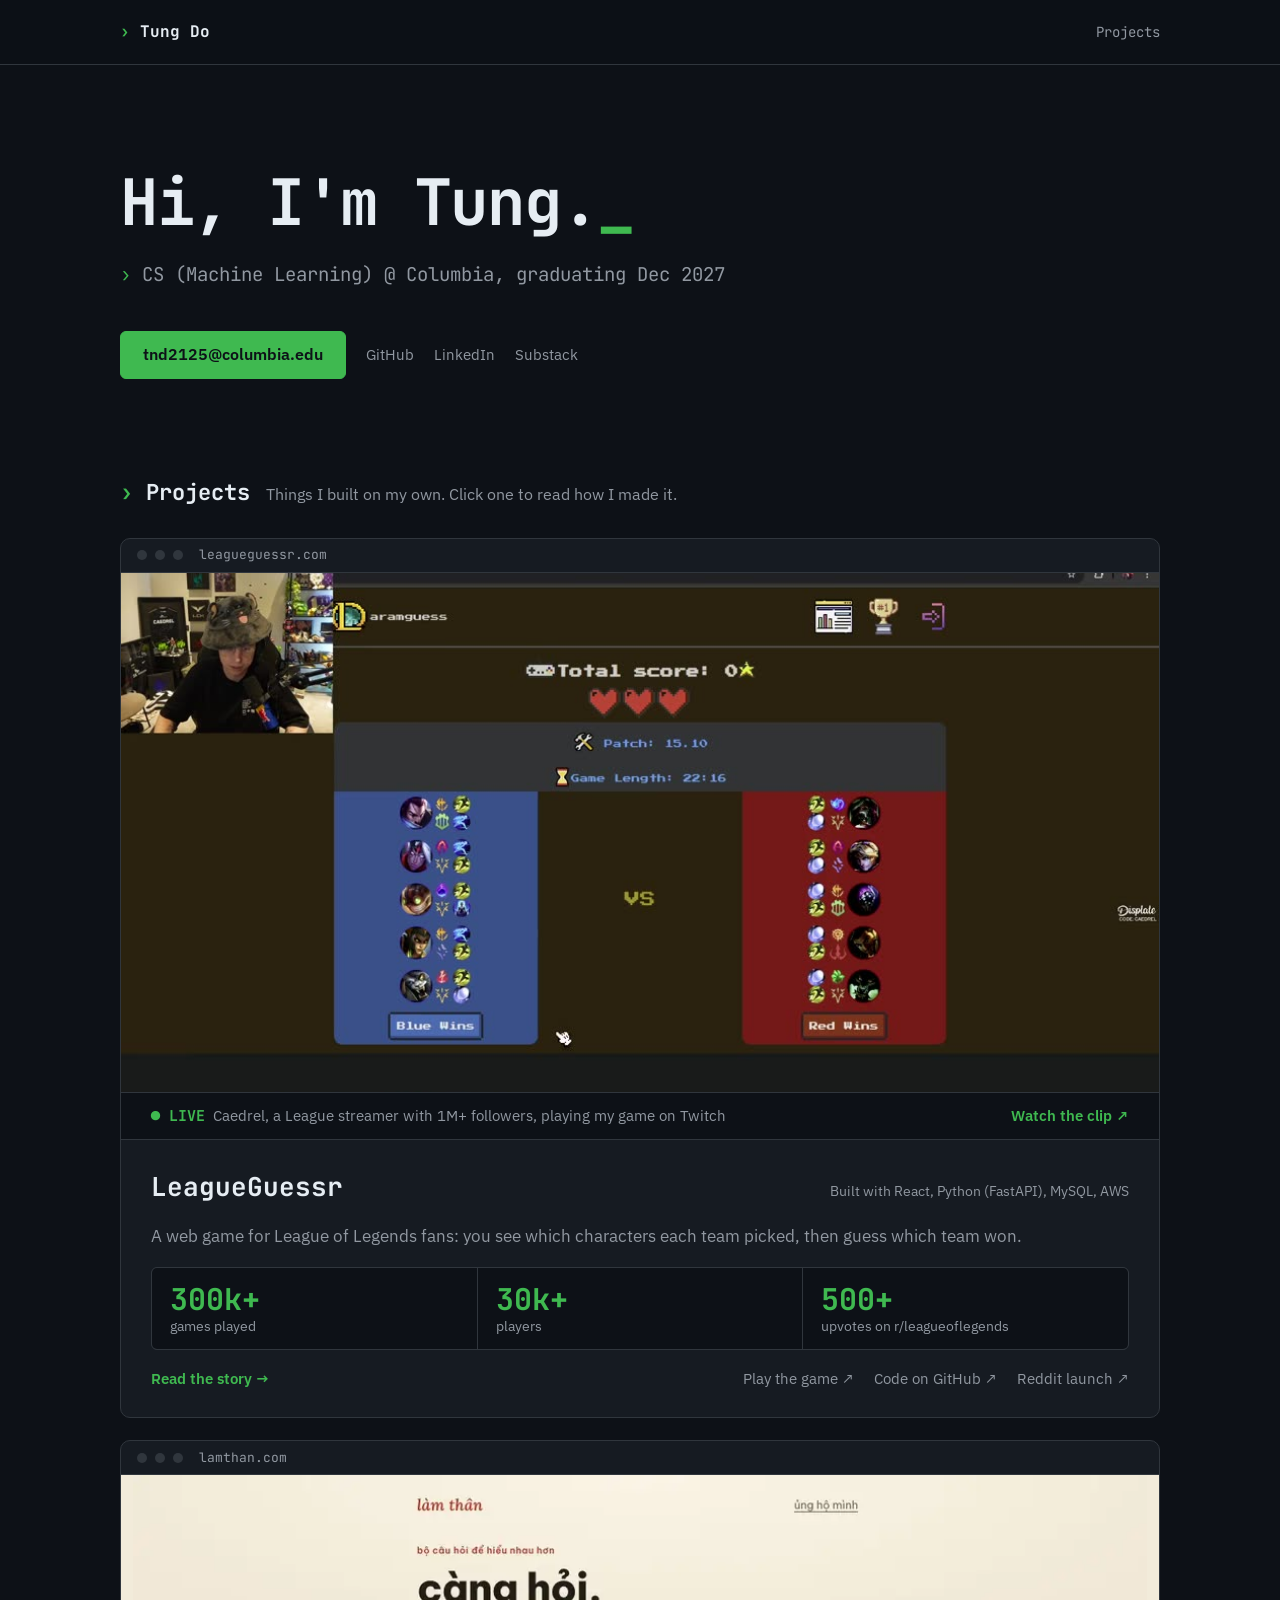
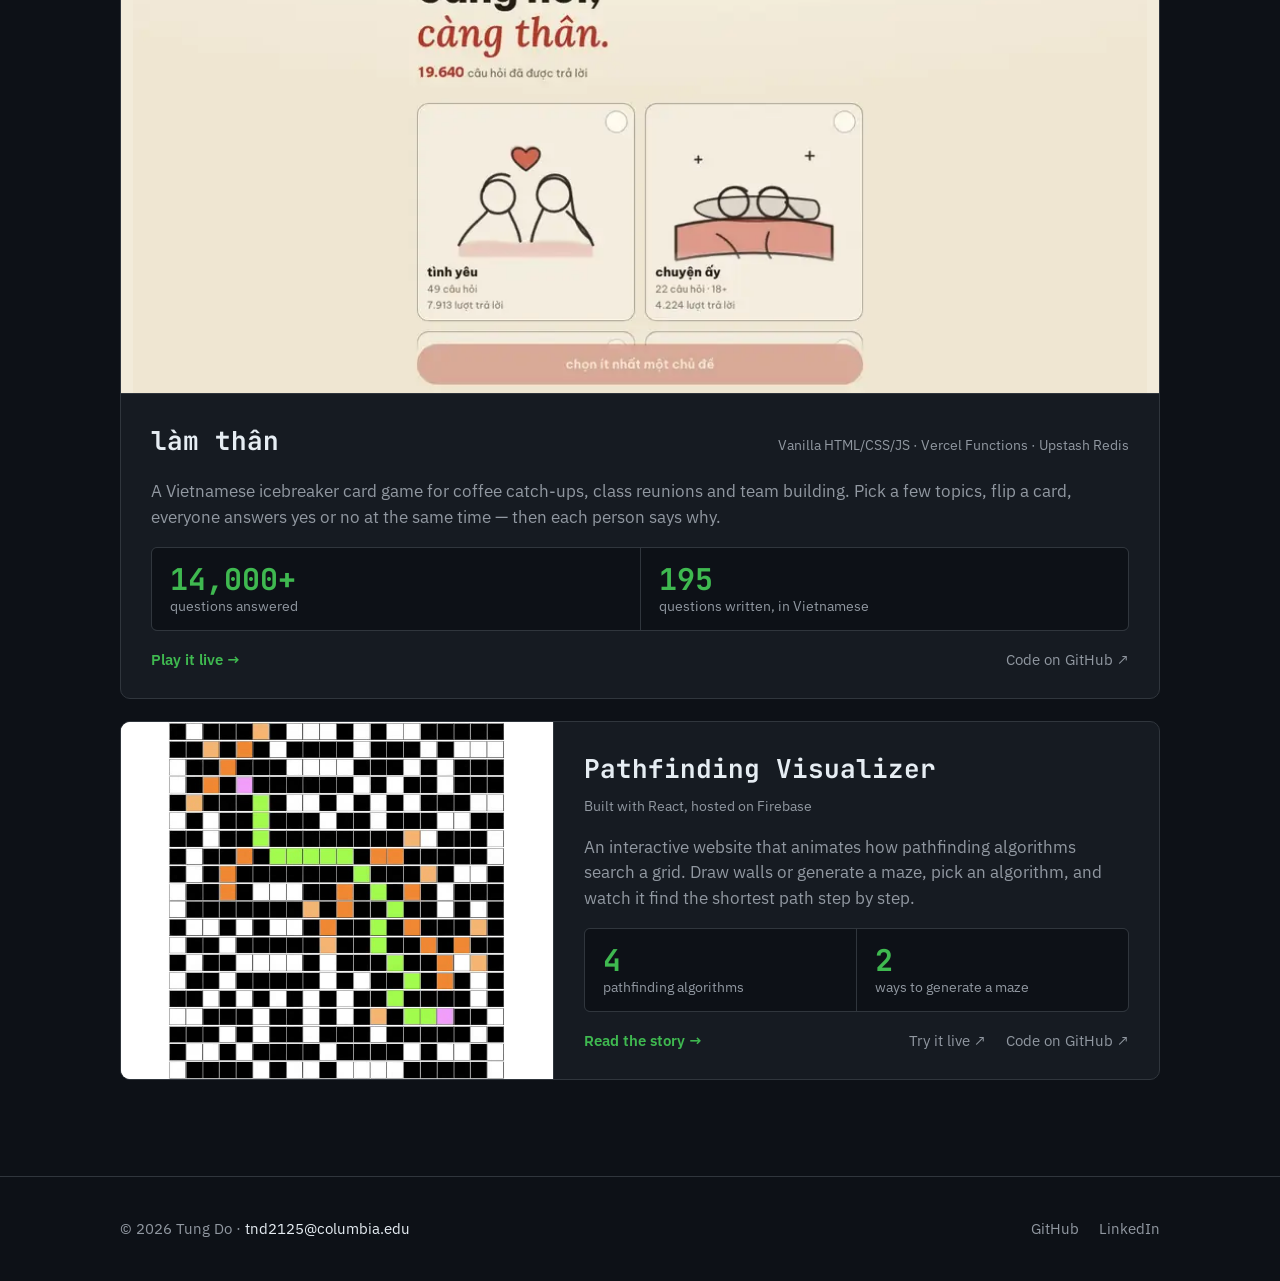
<file: index.html>
<!doctype html>
<html lang="en">
<head>
  <meta charset="utf-8">
  <meta name="viewport" content="width=device-width, initial-scale=1, viewport-fit=cover">
  <title>Tung Do · Portfolio</title>
  <meta name="description" content="Tung Do: CS (Machine Learning) @ Columbia. Builder of LeagueGuessr (300k+ plays) and a Pathfinding Visualizer.">
  <meta property="og:title" content="Tung Do · Portfolio">
  <meta property="og:description" content="CS (Machine Learning) @ Columbia.">
  <meta property="og:type" content="website">
  <meta property="og:url" content="https://tungdo.vercel.app/">
  <meta property="og:site_name" content="Tung Do">
  <meta property="og:image" content="https://tungdo.vercel.app/assets/og-image.png">
  <meta property="og:image:width" content="1200">
  <meta property="og:image:height" content="630">
  <meta property="og:image:alt" content="Tung Do: CS (ML) @ Columbia">
  <meta name="twitter:card" content="summary_large_image">
  <meta name="twitter:title" content="Tung Do · Portfolio">
  <meta name="twitter:description" content="CS (Machine Learning) @ Columbia.">
  <meta name="twitter:image" content="https://tungdo.vercel.app/assets/og-image.png">
  <link rel="icon" href="data:image/svg+xml,%3Csvg xmlns='http://www.w3.org/2000/svg' viewBox='0 0 32 32'%3E%3Crect width='32' height='32' rx='6' fill='%230d1117'/%3E%3Ctext x='6' y='23' font-family='monospace' font-size='20' font-weight='700' fill='%233fb950'%3E%E2%80%BA_%3C/text%3E%3C/svg%3E">
  <meta name="theme-color" content="#0d1117">
  <meta name="color-scheme" content="dark">
  <meta name="format-detection" content="telephone=no">
  <link rel="preconnect" href="https://fonts.googleapis.com">
  <link rel="preconnect" href="https://fonts.gstatic.com" crossorigin>
  <link rel="stylesheet" href="https://fonts.googleapis.com/css2?family=JetBrains+Mono:wght@400;500;700&amp;family=IBM+Plex+Sans:wght@400;500;600&amp;display=swap">
  <link rel="stylesheet" href="style.css">
</head>
<body>

<nav class="nav">
  <div class="wrap">
    <a class="brand" href="#top"><span class="accent">› </span>Tung Do</a>
    <ul>
      <li><a href="#projects">Projects</a></li>
    </ul>
  </div>
</nav>

<main id="top" class="wrap">

  <header class="hero">
    <h1>Hi, I'm Tung.<span class="cursor" aria-hidden="true">_</span></h1>
    <ul class="facts">
      <li>CS (Machine Learning) @ Columbia, graduating Dec 2027</li>
    </ul>
    <div class="actions">
      <a class="btn primary" href="mailto:tnd2125@columbia.edu">tnd2125@columbia.edu</a>
      <div class="links">
        <a href="https://github.com/donguyentung01" target="_blank" rel="noopener">GitHub</a>
        <a href="https://www.linkedin.com/in/tung-do-116bb8189/" target="_blank" rel="noopener">LinkedIn</a>
        <a href="https://substack.com/@tungdo2" target="_blank" rel="noopener">Substack</a>
      </div>
    </div>
  </header>

  <section id="projects">
    <div class="section-head">
      <h2 class="prompt">Projects</h2>
      <p>Things I built on my own. Click one to read how I made it.</p>
    </div>

    <div class="projects">

      <article class="card">
        <div class="card-bar" aria-hidden="true"><i></i><i></i><i></i><span>leagueguessr.com</span></div>
        <video class="card-img card-video" autoplay muted loop playsinline preload="metadata" data-loop poster="assets/video/caedrel-poster.jpg" aria-label="Clip of streamer Caedrel playing the game live on his Twitch stream"><source src="assets/video/caedrel.mp4" type="video/mp4"></video>
        <div class="card-proof">
          <span><span class="live">● LIVE</span>&nbsp; Caedrel, a League streamer with 1M+ followers, playing my game on Twitch</span>
          <a class="cta" href="https://www.twitch.tv/caedrel/clip/CoyBoringPterodactylGingerPower-DvceWTwpsh5ivYf3" target="_blank" rel="noopener">Watch the clip ↗</a>
        </div>
        <div class="card-body">
          <div class="card-title">
            <h3><a href="projects/leagueguessr.html">LeagueGuessr</a></h3>
            <span class="stack">Built with React, Python (FastAPI), MySQL, AWS</span>
          </div>
          <p>A web game for League of Legends fans: you see which characters each team picked, then guess which team won.</p>
          <div class="stats">
            <div><b>300k+</b><span>games played</span></div>
            <div><b>30k+</b><span>players</span></div>
            <div><b>500+</b><span>upvotes on r/leagueoflegends</span></div>
          </div>
          <div class="card-foot">
            <a class="read" href="projects/leagueguessr.html">Read the story →</a>
            <div class="ext">
              <a href="https://leagueguessr.com" target="_blank" rel="noopener">Play the game ↗</a>
              <a href="https://github.com/donguyentung01/LeagueGuessr" target="_blank" rel="noopener">Code on GitHub ↗</a>
              <a href="https://www.reddit.com/r/leagueoflegends/comments/1l3k8dh/i_pulled_data_from_10000_aram_matches_in_euw_and/" target="_blank" rel="noopener">Reddit launch ↗</a>
            </div>
          </div>
        </div>
      </article>

      <article class="card">
        <div class="card-bar" aria-hidden="true"><i></i><i></i><i></i><span>lamthan.com</span></div>
        <img class="card-demo" src="assets/video/lamthan.webp" width="1000" height="511" loading="lazy" decoding="async" alt="Recording of the site: picking the Tình Yêu deck, then flipping through three question cards">
        <div class="card-body">
          <div class="card-title">
            <h3><a href="https://lamthan.com" target="_blank" rel="noopener">làm thân</a></h3>
            <span class="stack">Vanilla HTML/CSS/JS · Vercel Functions · Upstash Redis</span>
          </div>
          <p>A Vietnamese icebreaker card game for coffee catch-ups, class reunions and team building. Pick a few topics, flip a card, everyone answers yes or no at the same time — then each person says why.</p>
          <div class="stats" style="--cols: 2;">
            <div><b data-lamthan="total">14,000+</b><span>questions answered <span class="live" data-lamthan="live" hidden>· live</span></span></div>
            <div><b>195</b><span>questions written, in Vietnamese</span></div>
          </div>
          <div class="card-foot">
            <a class="read" href="https://lamthan.com" target="_blank" rel="noopener">Play it live →</a>
            <div class="ext">
              <a href="https://github.com/donguyentung01/lam-than" target="_blank" rel="noopener">Code on GitHub ↗</a>
            </div>
          </div>
        </div>
      </article>

      <!-- Reserve Court SF: hidden for now. Remove this comment wrapper to bring it back.
      <article class="card">
        <div class="card-body">
          <div class="card-title">
            <h3><a href="projects/reserve-court-sf.html">Reserve Court SF</a></h3>
            <span class="stack">Python · Selenium · REST API · multithreading · AWS EC2</span>
          </div>
          <p>SF's public tennis courts sell out 5–10 seconds after booking opens. I reverse-engineered the booking site's undocumented API and built a bot that reserves a court in ~1.5 seconds.</p>
          <div class="fair"><span class="fair-tag">Fair play</span> I only booked courts I was actually going to play on. No extras, never resold. Public courts should stay public.</div>
          <div class="log" data-animate>
            <div class="log-head">Every morning, via cron on AWS EC2</div>
            <ol>
              <li><time>07:58<i>:00</i></time> <span>Selenium logs in, grabs the auth token from cookies</span></li>
              <li><time>07:59<i>:00</i></time> <span>Requests the SMS code early, reads it via TextVerified API</span></li>
              <li><time>08:00<i>:00</i></time> <span>Hits every court's reservation endpoint <b class="hl">in parallel (multithreading)</b></span></li>
              <li><time>08:00<i>:01</i></time> <span class="ok">✓ Court reserved in ~1.5s</span></li>
            </ol>
          </div>
          <div class="stats">
            <div><b>100+</b><span>courts booked in 3 months</span></div>
            <div><b>~1.5s</b><span>average booking time</span></div>
            <div><b>5–6s</b><span>saved by calling the API instead of clicking the UI</span></div>
          </div>
          <div class="card-foot">
            <a class="read" href="projects/reserve-court-sf.html">Read the story →</a>
            <div class="ext">
              <a href="https://github.com/donguyentung01/Reserve-Court-SF-TextVerified" target="_blank" rel="noopener">Code on GitHub ↗</a>
            </div>
          </div>
        </div>
      </article>
      -->

      <article class="card split">
        <div class="split-media">
          <video autoplay muted loop playsinline preload="metadata" data-loop poster="assets/video/pathfinding-poster.jpg" aria-label="Recording of a maze being generated, then A* search exploring it and drawing the shortest path"><source src="assets/video/pathfinding.mp4" type="video/mp4"></video>
        </div>
        <div class="card-body">
          <div class="card-title">
            <h3><a href="projects/pathfinding-visualizer.html">Pathfinding Visualizer</a></h3>
            <span class="stack">Built with React, hosted on Firebase</span>
          </div>
          <p>An interactive website that animates how pathfinding algorithms search a grid. Draw walls or generate a maze, pick an algorithm, and watch it find the shortest path step by step.</p>
          <div class="stats" style="--cols: 2;">
            <div><b>4</b><span>pathfinding algorithms</span></div>
            <div><b>2</b><span>ways to generate a maze</span></div>
          </div>
          <div class="card-foot">
            <a class="read" href="projects/pathfinding-visualizer.html">Read the story →</a>
            <div class="ext">
              <a href="https://pathfinding-visualizer-ae94a.web.app/" target="_blank" rel="noopener">Try it live ↗</a>
              <a href="https://github.com/donguyentung01/pathfinding" target="_blank" rel="noopener">Code on GitHub ↗</a>
            </div>
          </div>
        </div>
      </article>

    </div>
  </section>

</main>

<footer id="contact" class="footer">
  <div class="wrap">
    <div>© 2026 Tung Do · <a href="mailto:tnd2125@columbia.edu" style="color: var(--text);">tnd2125@columbia.edu</a></div>
    <div class="links">
      <a href="https://github.com/donguyentung01" target="_blank" rel="noopener">GitHub</a>
      <a href="https://www.linkedin.com/in/tung-do-116bb8189/" target="_blank" rel="noopener">LinkedIn</a>
    </div>
  </div>
</footer>

<script src="media.js" defer></script>
</body>
</html>
</file>
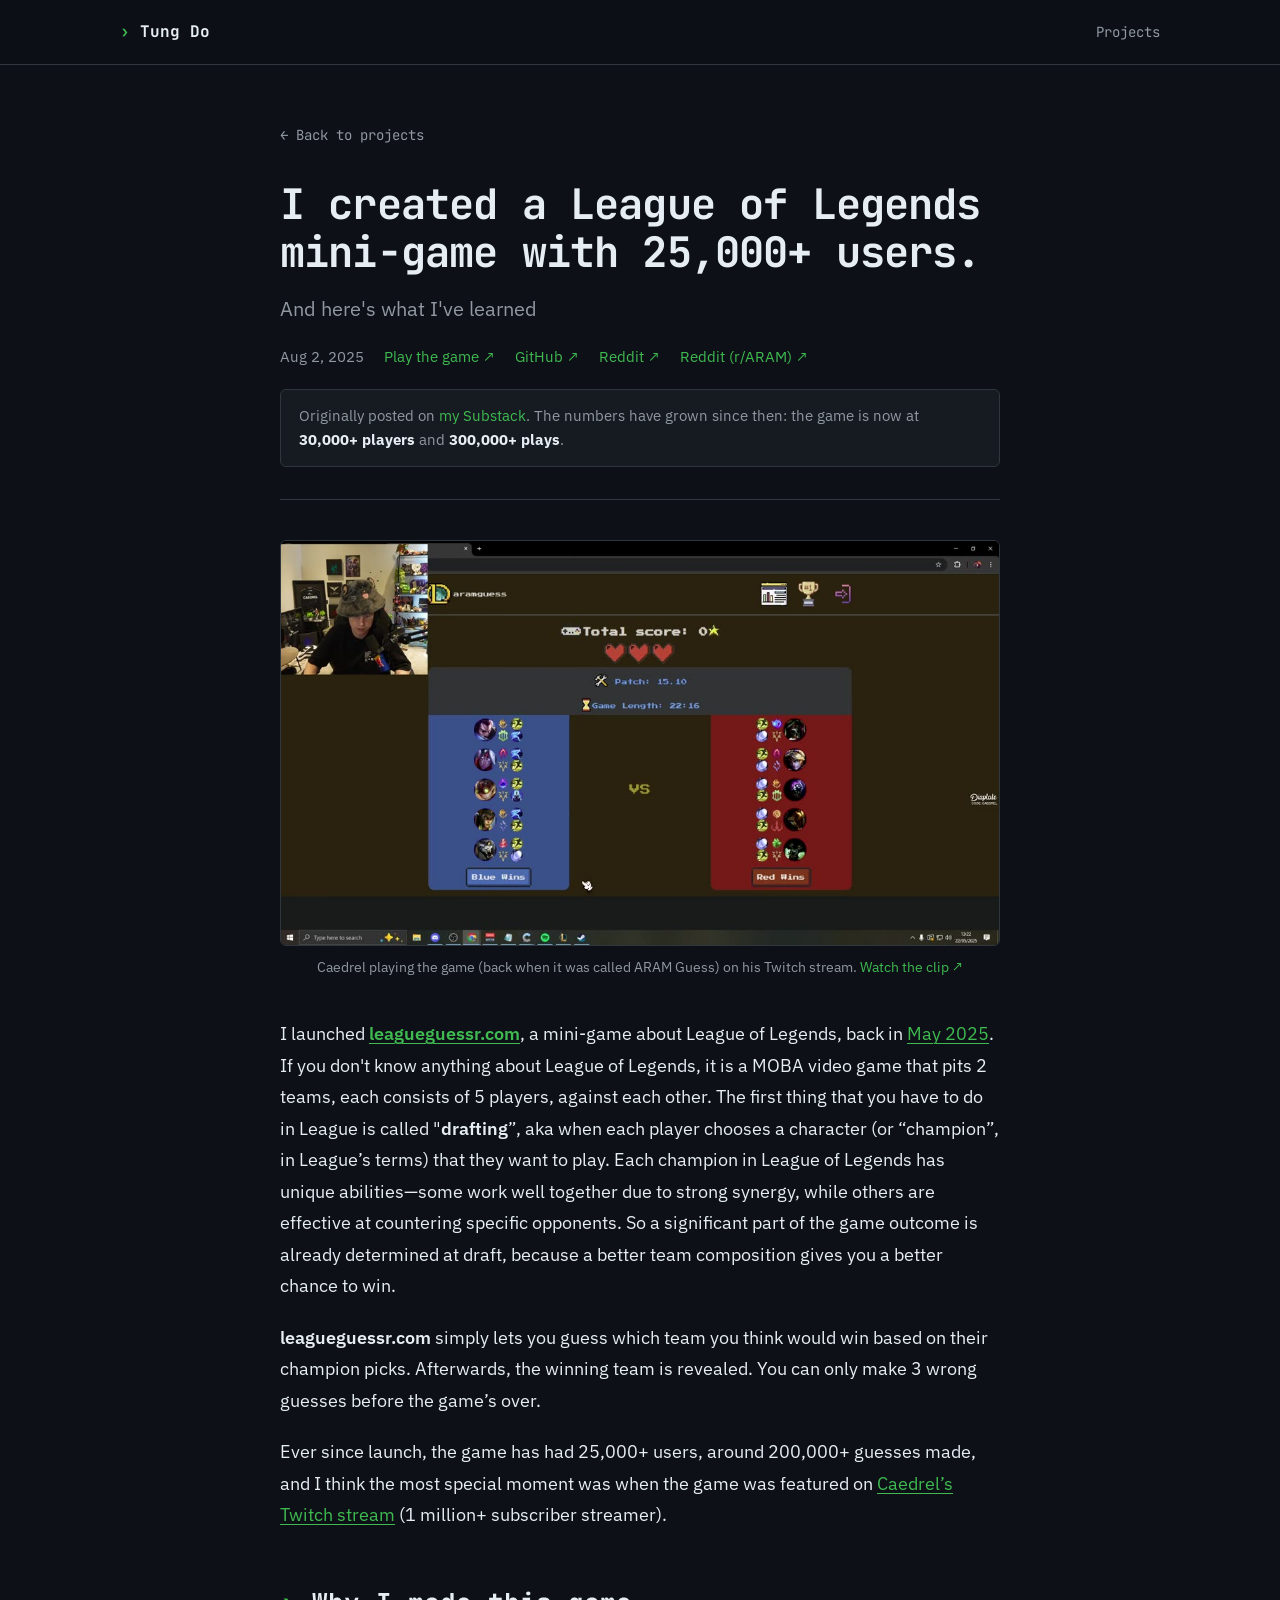
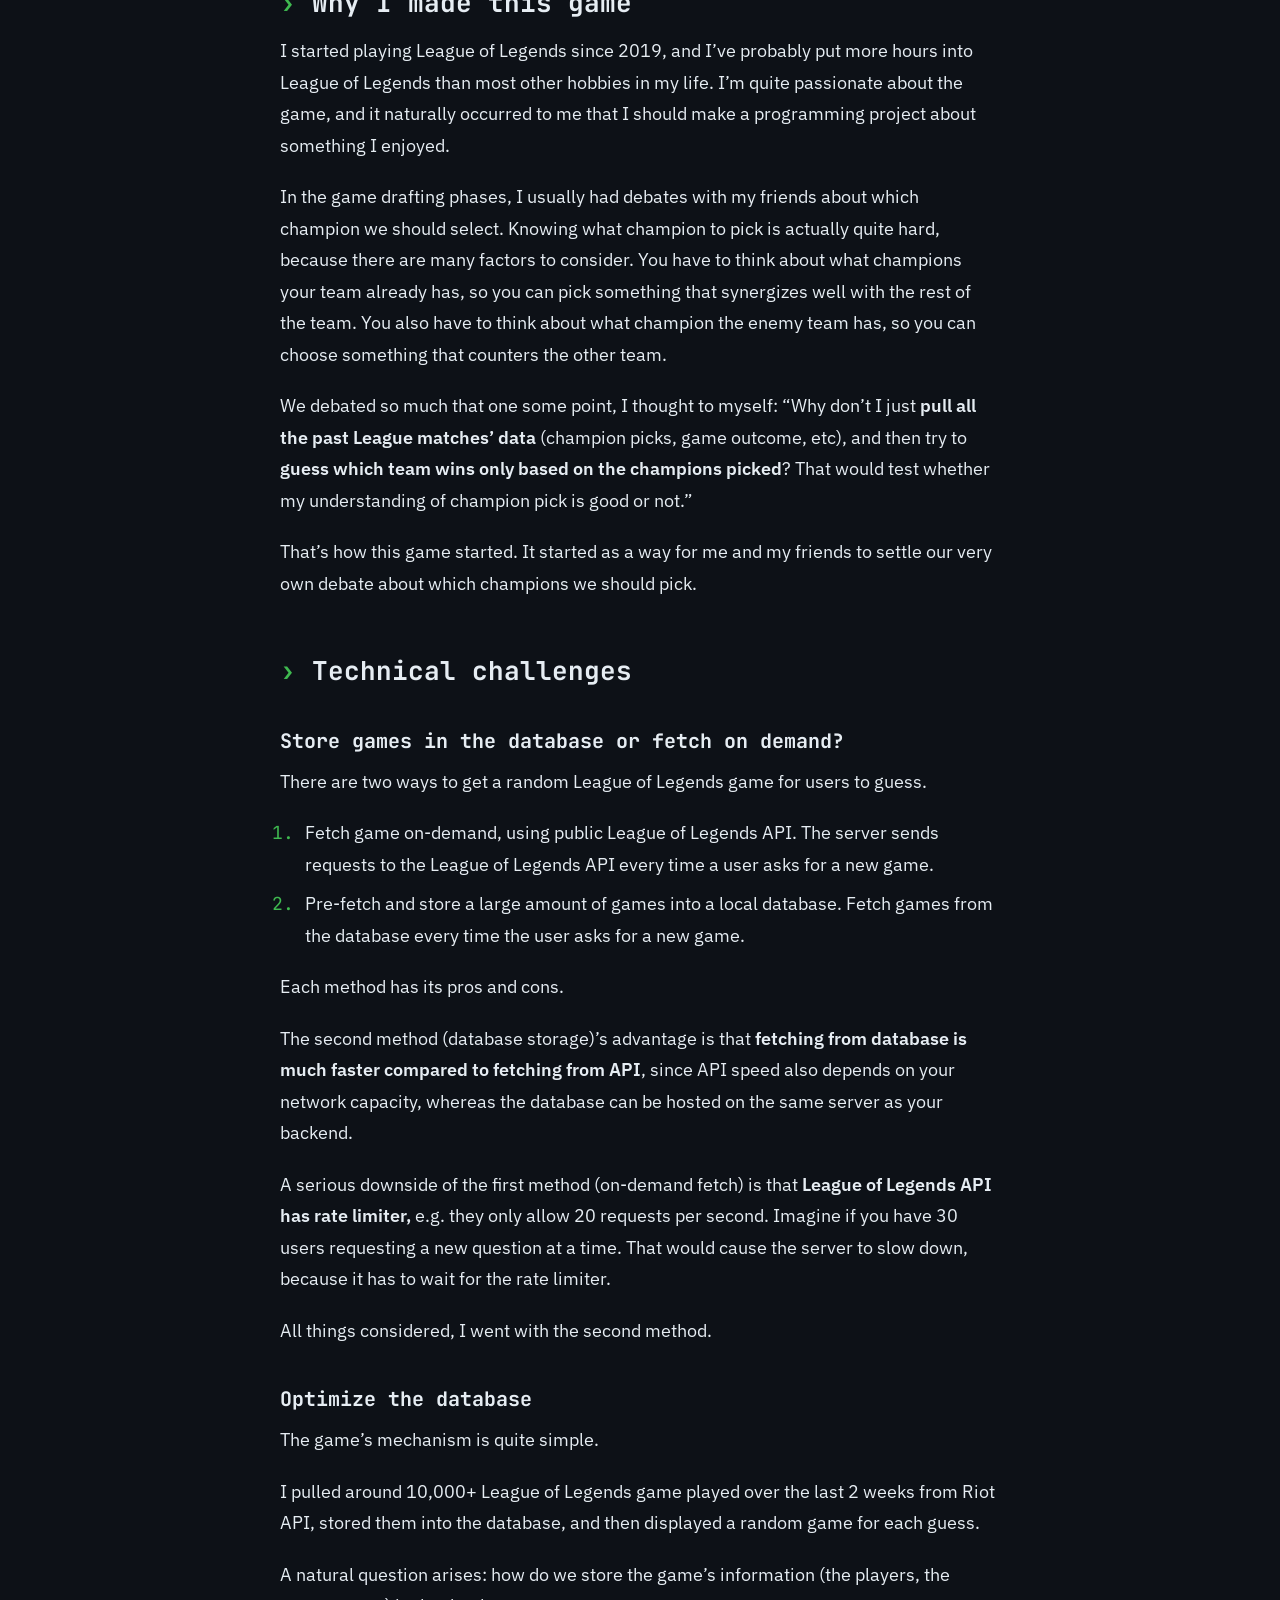
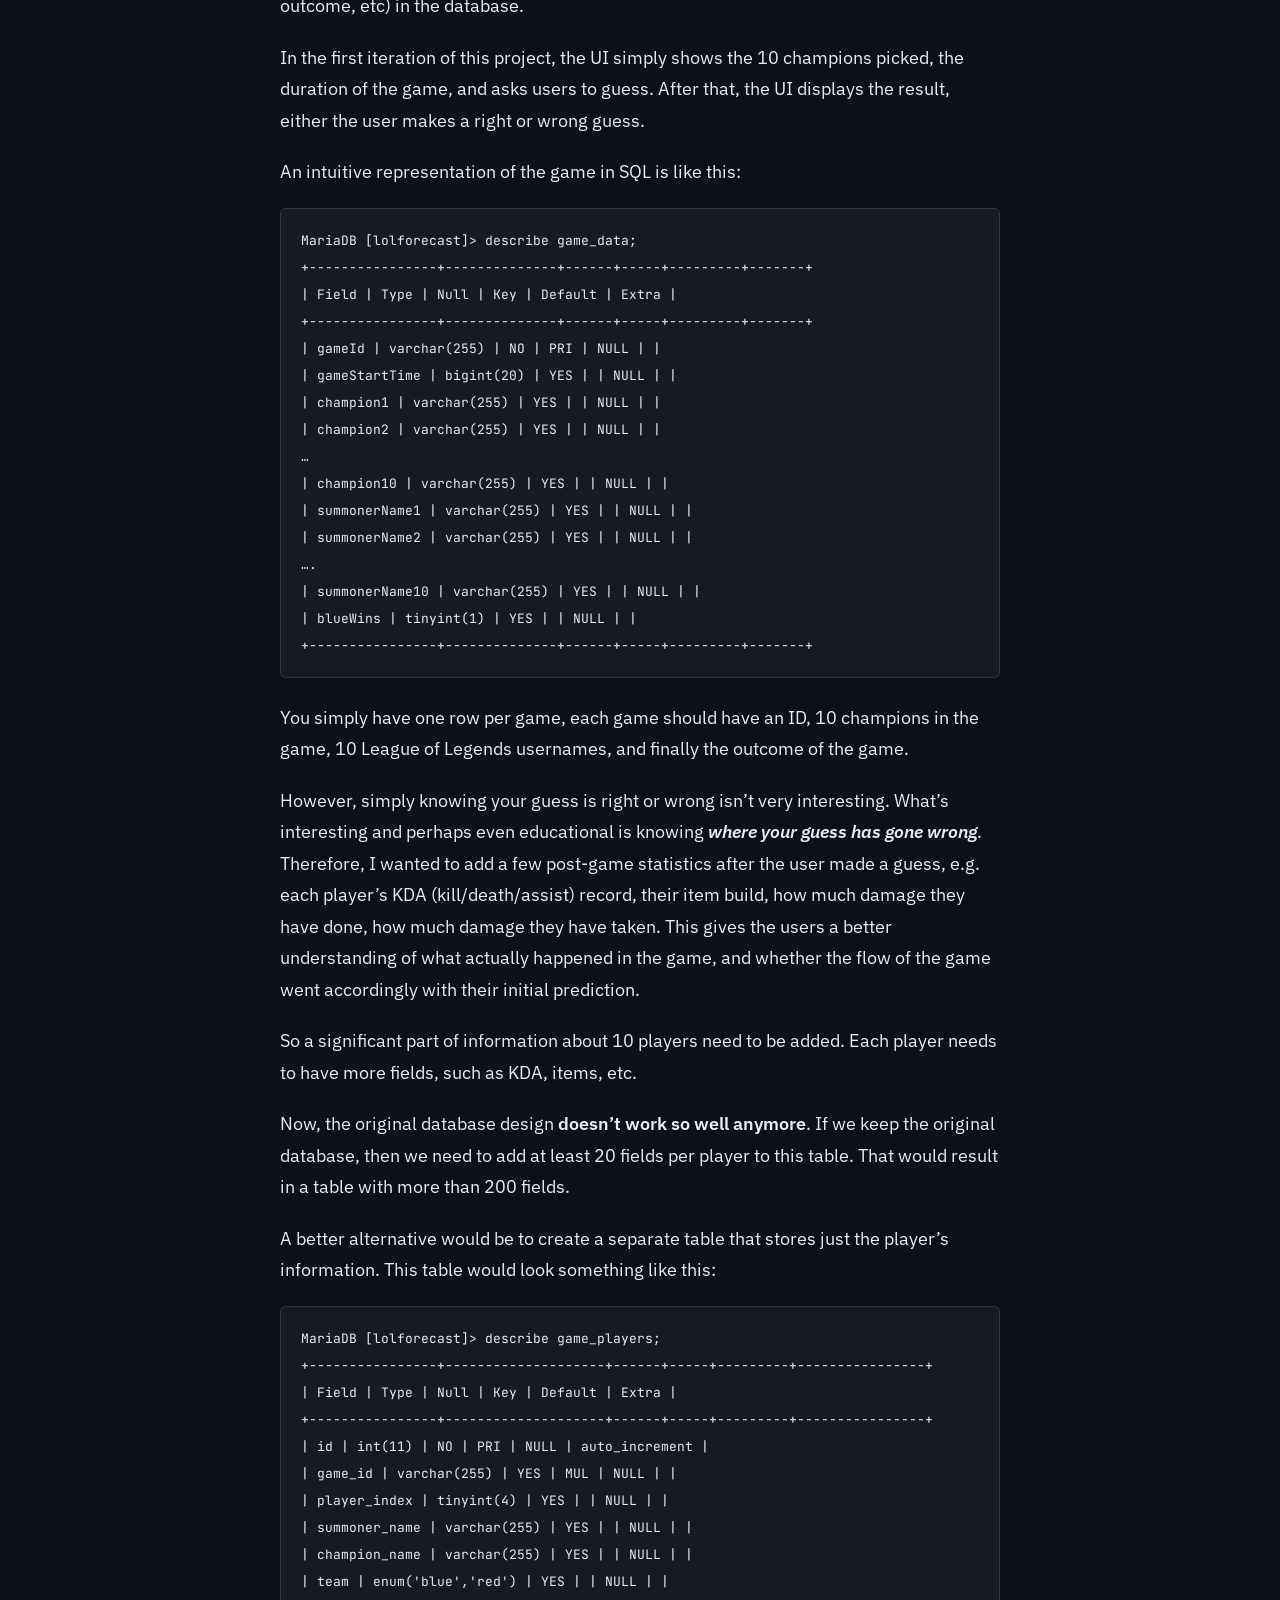
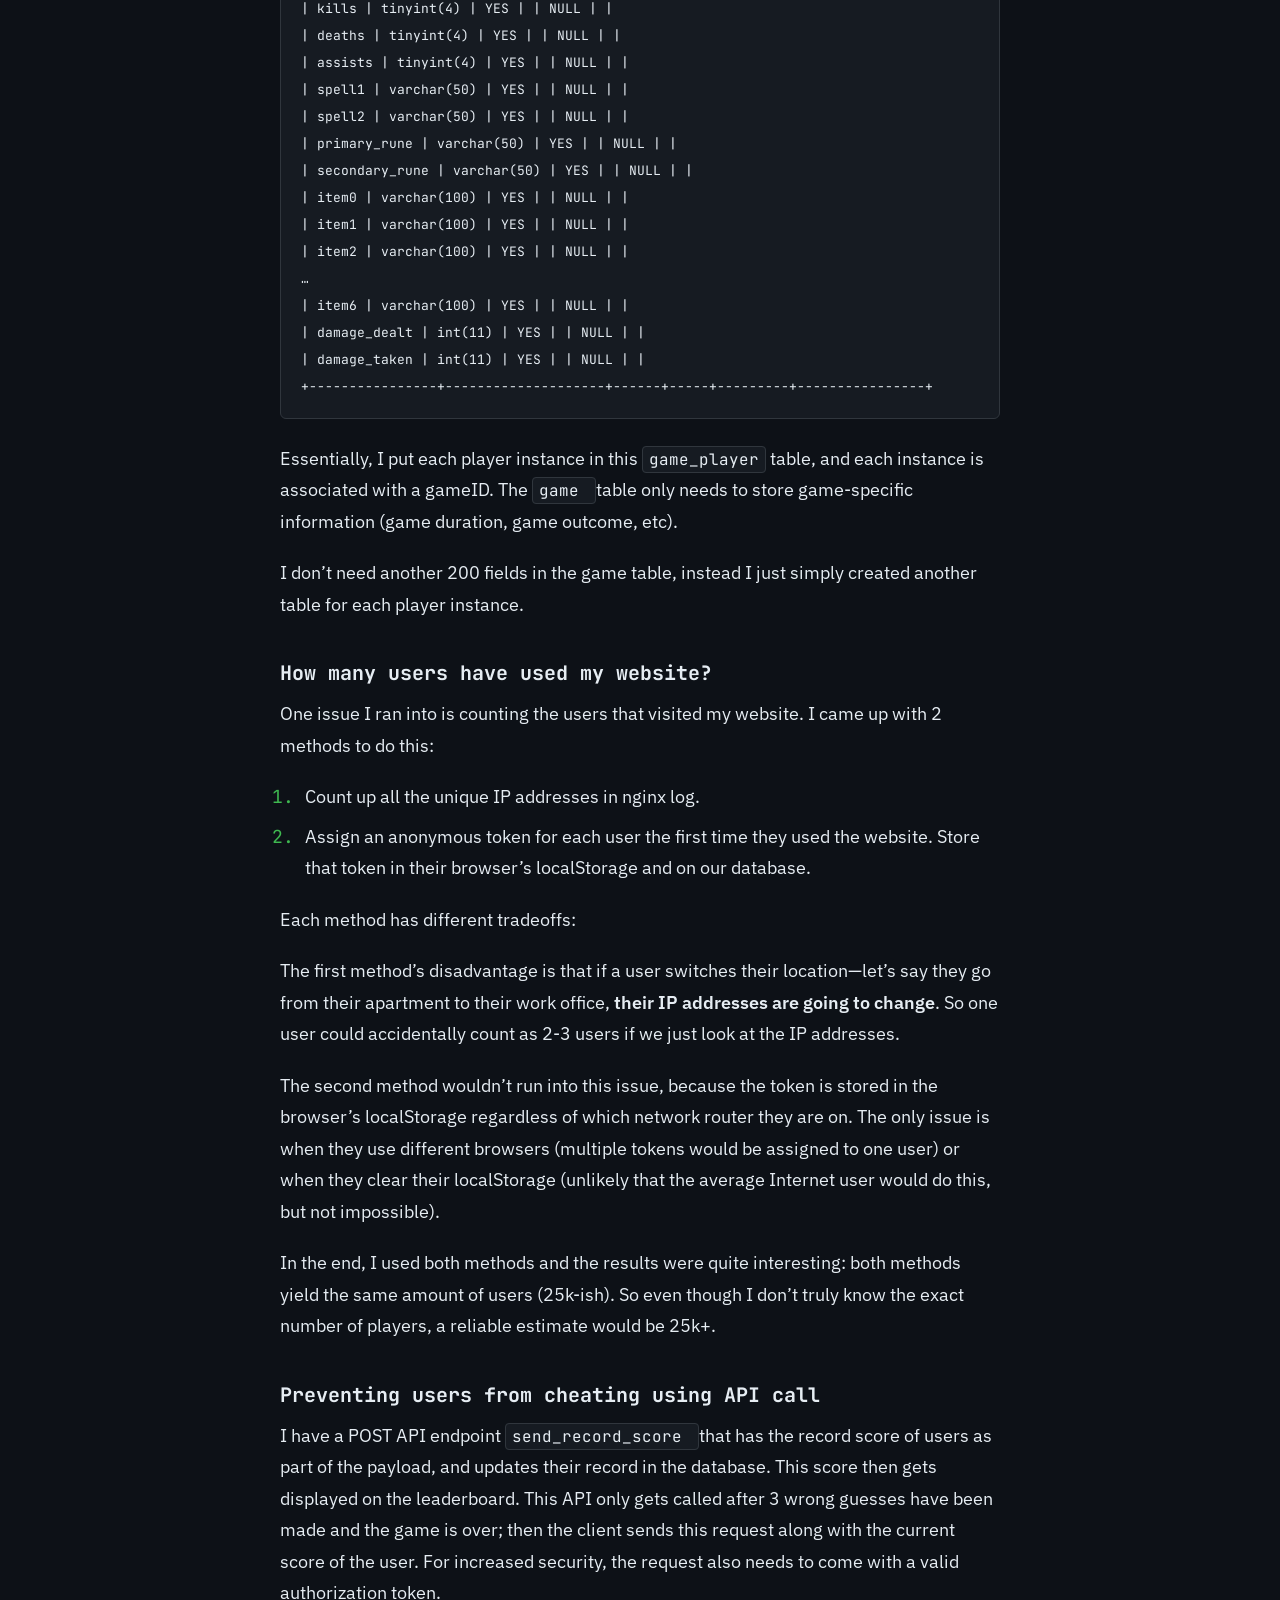
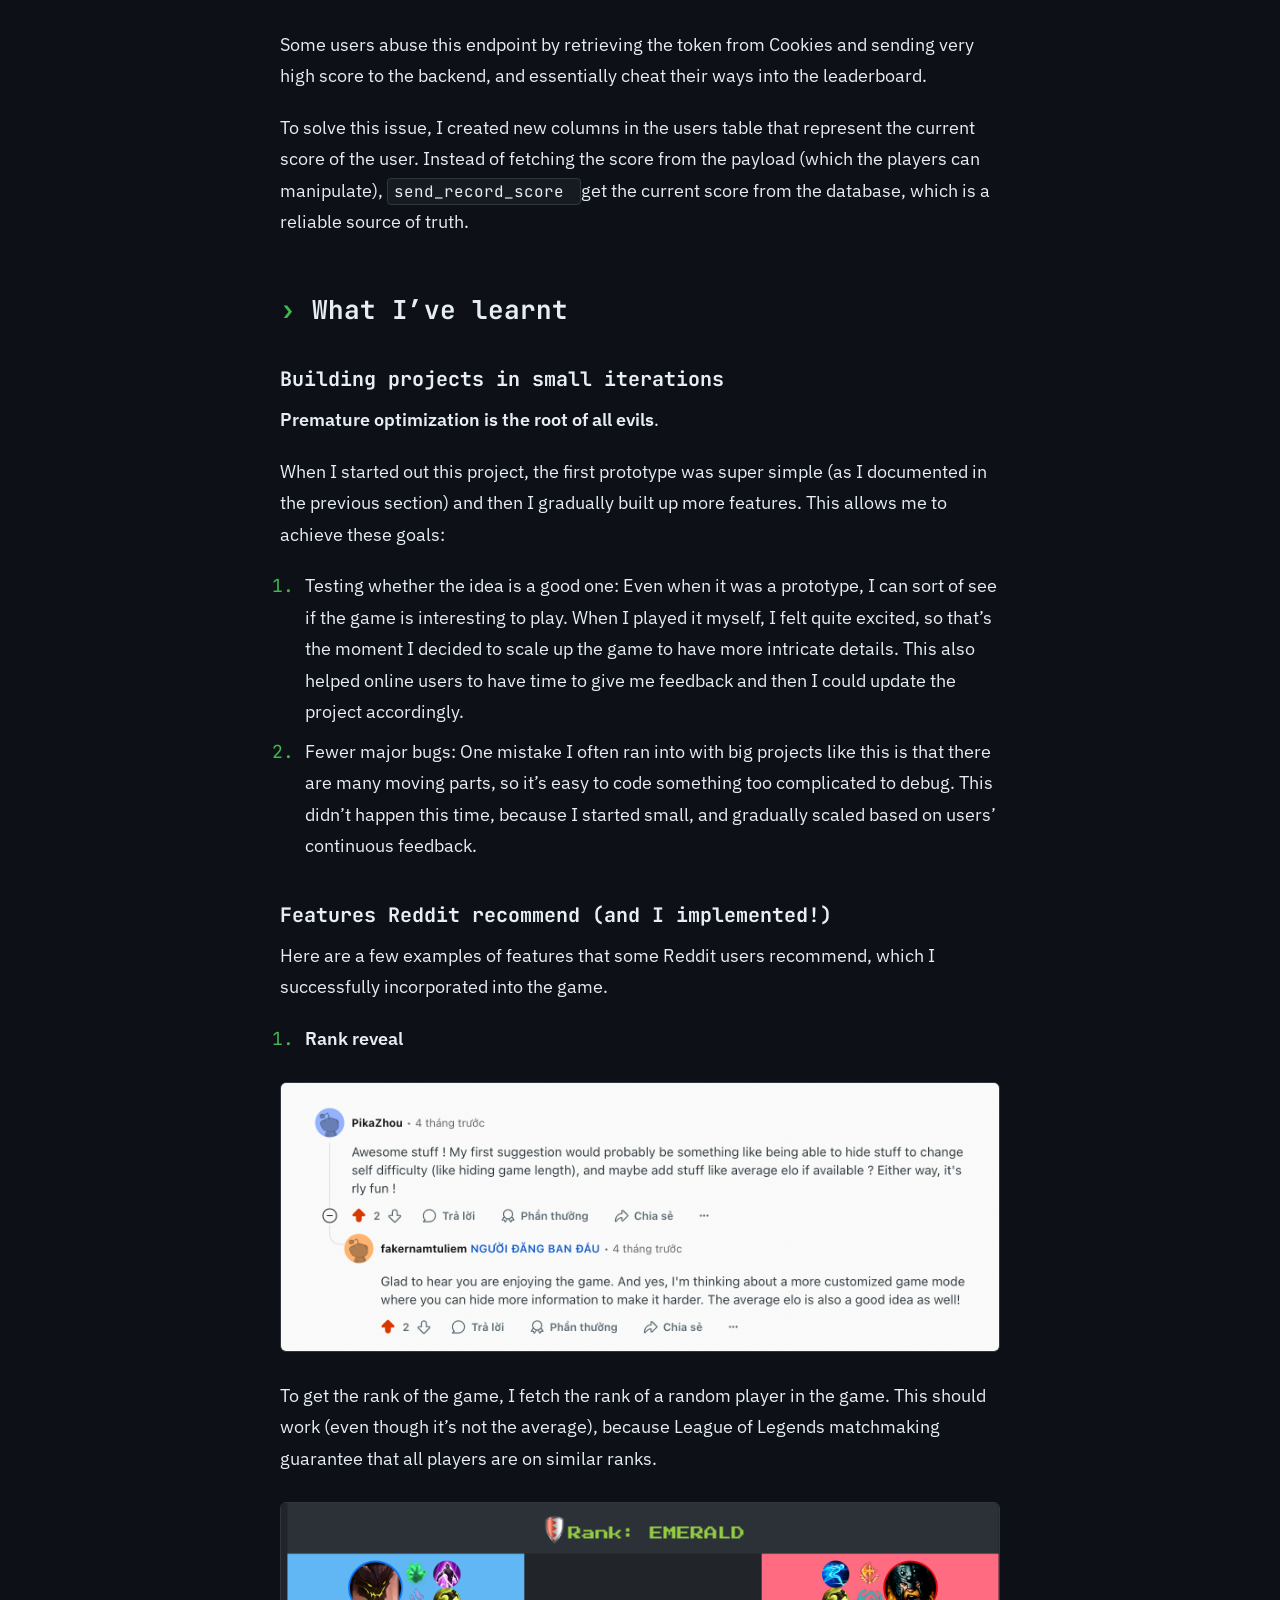
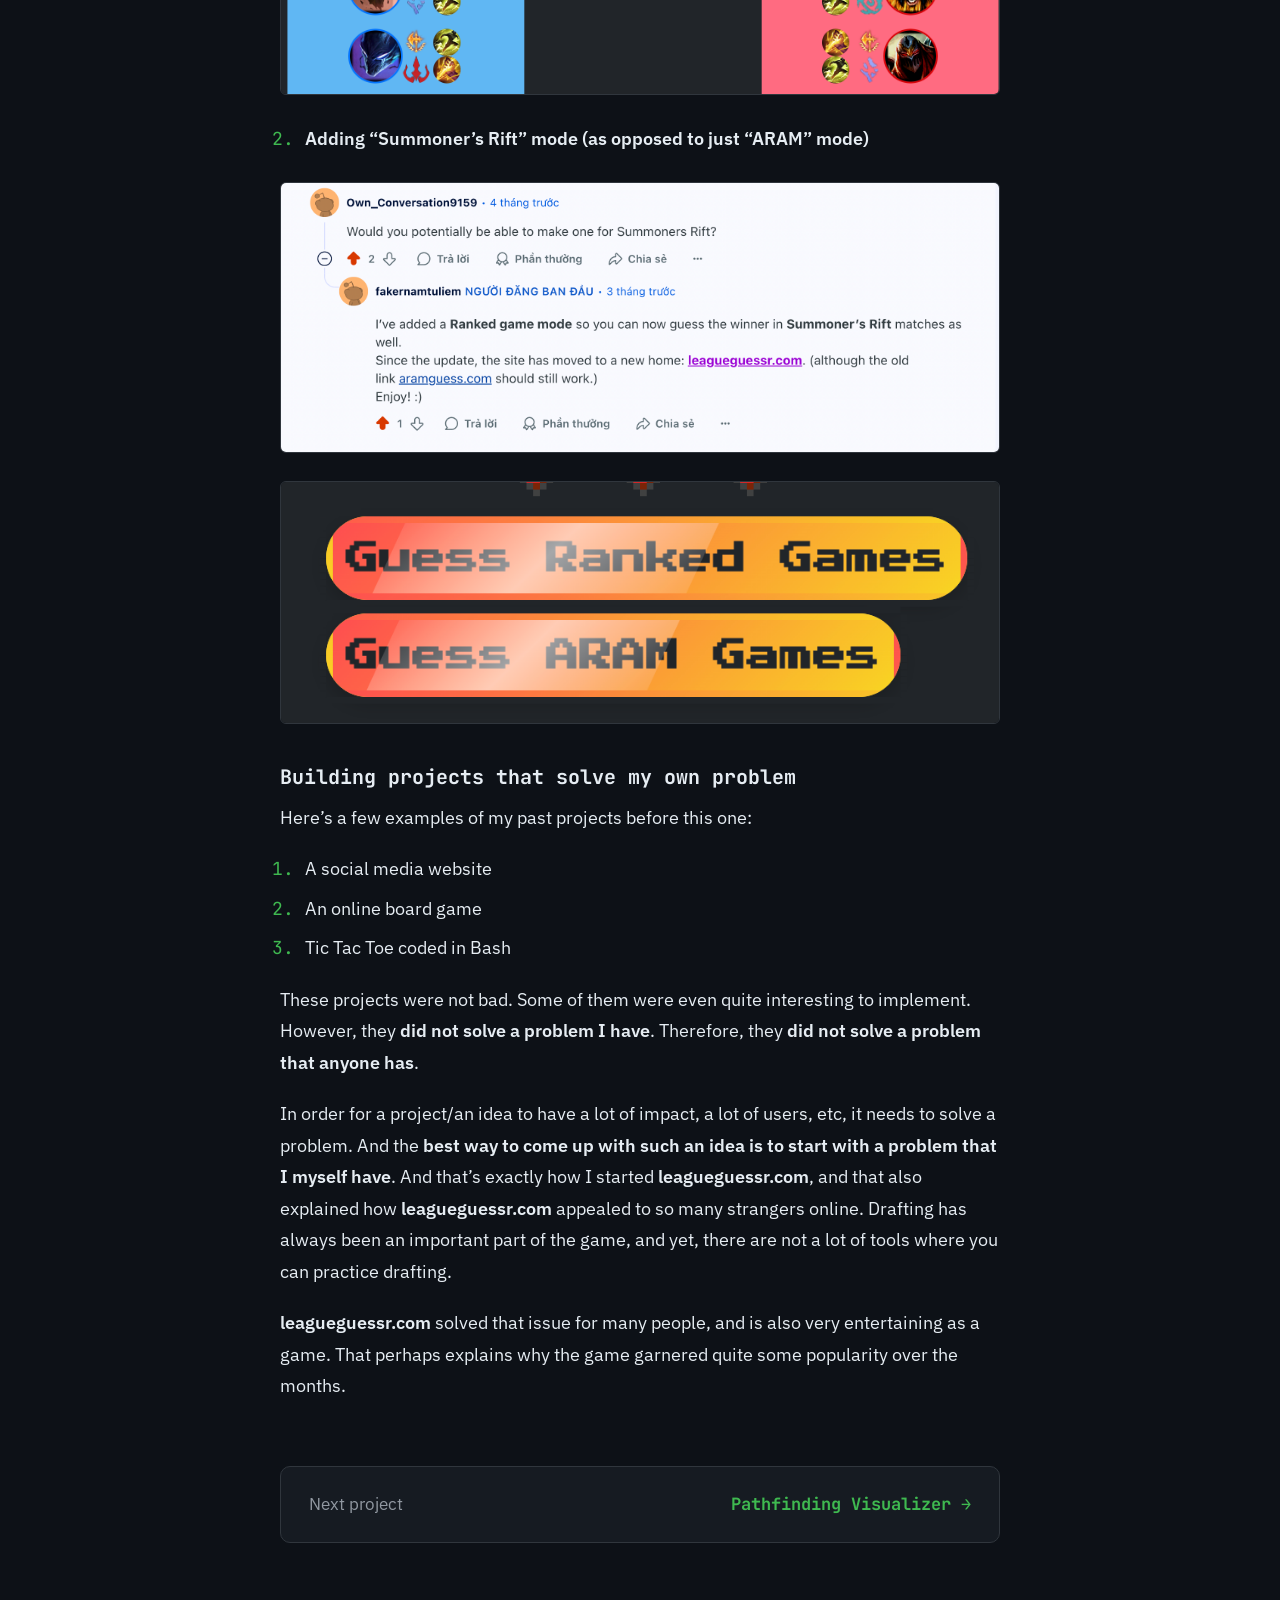
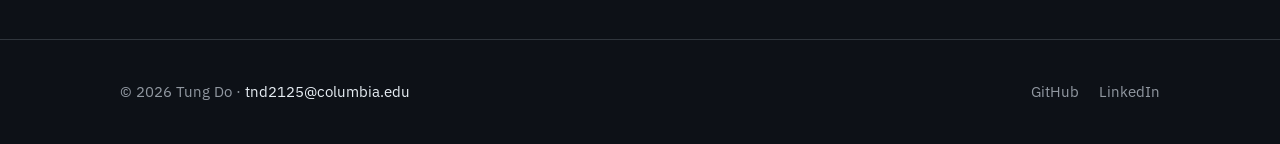
<file: projects/leagueguessr.html>
<!doctype html>
<html lang="en">
<head>
  <meta charset="utf-8">
  <meta name="viewport" content="width=device-width, initial-scale=1, viewport-fit=cover">
  <title>LeagueGuessr · Tung Do</title>
  <meta name="description" content="How I built LeagueGuessr, a League of Legends draft-guessing game with 30k+ players, and what I learned.">
  <meta property="og:type" content="article">
  <meta property="og:url" content="https://tungdo.vercel.app/projects/leagueguessr.html">
  <meta property="og:site_name" content="Tung Do">
  <meta property="og:title" content="LeagueGuessr · Tung Do">
  <meta property="og:description" content="How I built LeagueGuessr, a League of Legends draft-guessing game with 30k+ players, and what I learned.">
  <meta property="og:image" content="https://tungdo.vercel.app/assets/og-image.png">
  <meta property="og:image:width" content="1200">
  <meta property="og:image:height" content="630">
  <meta name="twitter:card" content="summary_large_image">
  <meta name="twitter:image" content="https://tungdo.vercel.app/assets/og-image.png">
  <link rel="icon" href="data:image/svg+xml,%3Csvg xmlns='http://www.w3.org/2000/svg' viewBox='0 0 32 32'%3E%3Crect width='32' height='32' rx='6' fill='%230d1117'/%3E%3Ctext x='6' y='23' font-family='monospace' font-size='20' font-weight='700' fill='%233fb950'%3E%E2%80%BA_%3C/text%3E%3C/svg%3E">
  <meta name="theme-color" content="#0d1117">
  <meta name="color-scheme" content="dark">
  <meta name="format-detection" content="telephone=no">
  <link rel="preconnect" href="https://fonts.googleapis.com">
  <link rel="preconnect" href="https://fonts.gstatic.com" crossorigin>
  <link rel="stylesheet" href="https://fonts.googleapis.com/css2?family=JetBrains+Mono:wght@400;500;700&amp;family=IBM+Plex+Sans:wght@400;500;600&amp;display=swap">
  <link rel="stylesheet" href="../style.css">
</head>
<body>

<nav class="nav">
  <div class="wrap">
    <a class="brand" href="../index.html"><span class="accent">› </span>Tung Do</a>
    <ul>
      <li><a href="../index.html#projects">Projects</a></li>
    </ul>
  </div>
</nav>

<main class="article">
  <a class="back" href="../index.html#projects">← Back to projects</a>

  <header>
    <h1>I created a League of Legends mini-game with 25,000+ users.</h1>
    <p class="dek">And here's what I've learned</p>
    <div class="meta">
      <span>Aug 2, 2025</span>
      <a href="https://leagueguessr.com" target="_blank" rel="noopener">Play the game ↗</a>
      <a href="https://github.com/donguyentung01/LeagueGuessr" target="_blank" rel="noopener">GitHub ↗</a>
      <a href="https://www.reddit.com/r/leagueoflegends/comments/1l3k8dh/i_pulled_data_from_10000_aram_matches_in_euw_and/" target="_blank" rel="noopener">Reddit ↗</a>
      <a href="https://www.reddit.com/r/ARAM/comments/1kqn8r8/i_pulled_data_from_10000_aram_matches_in_euw_and/" target="_blank" rel="noopener">Reddit (r/ARAM) ↗</a>
    </div>
    <div class="note">Originally posted on <a href="https://tungdo01.substack.com/p/i-created-a-league-of-legends-mini" target="_blank" rel="noopener">my Substack</a>. The numbers have grown since then: the game is now at <strong style="color: var(--text);">30,000+ players</strong> and <strong style="color: var(--text);">300,000+ plays</strong>.</div>
  </header>

  <figure style="margin: 0 0 40px;">
    <video autoplay muted loop playsinline preload="metadata" data-loop poster="../assets/video/caedrel-poster.jpg" aria-label="Clip of streamer Caedrel playing the game live on his Twitch stream" style="width: 100%; display: block; border-radius: 6px; border: 1px solid var(--border);"><source src="../assets/video/caedrel.mp4" type="video/mp4"></video>
    <figcaption class="muted" style="margin-top: 10px; font-size: 14px; text-align: center;">Caedrel playing the game (back when it was called ARAM Guess) on his Twitch stream. <a class="accent" href="https://www.twitch.tv/caedrel/clip/CoyBoringPterodactylGingerPower-DvceWTwpsh5ivYf3" target="_blank" rel="noopener">Watch the clip ↗</a></figcaption>
  </figure>

  <div class="prose">
<p>I launched <strong><a href="http://leagueguessr.com">leagueguessr.com</a></strong>, a mini-game about League of Legends, back in <a href="https://www.reddit.com/r/leagueoflegends/comments/1lhz7xk/i_pulled_data_from_10000_ranked_matches_and_made/">May 2025</a>. If you don't know anything about League of Legends, it is a MOBA video game that pits 2 teams, each consists of 5 players, against each other. The first thing that you have to do in League is called "<strong>drafting</strong>”, aka when each player chooses a character (or “champion”, in League’s terms) that they want to play. Each champion in League of Legends has unique abilities—some work well together due to strong synergy, while others are effective at countering specific opponents. So a significant part of the game outcome is already determined at draft, because a better team composition gives you a better chance to win. </p>
<p><strong>leagueguessr.com</strong> simply lets you guess which team you think would win based on their champion picks. Afterwards, the winning team is revealed. You can only make 3 wrong guesses before the game’s over. </p>
<p>Ever since launch, the game has had 25,000+ users, around 200,000+ guesses made, and I think the most special moment was when the game was featured on <a href="https://www.twitch.tv/caedrel/clip/CoyBoringPterodactylGingerPower-DvceWTwpsh5ivYf3">Caedrel’s Twitch stream</a> (1 million+ subscriber streamer). </p>
<h2>Why I made this game</h2>
<p>I started playing League of Legends since 2019, and I’ve probably put more hours into League of Legends than most other hobbies in my life. I’m quite passionate about the game, and it naturally occurred to me that I should make a programming project about something I enjoyed. </p>
<p>In the game drafting phases, I usually had debates with my friends about which champion we should select. Knowing what champion to pick is actually quite hard, because there are many factors to consider. You have to think about what champions your team already has, so you can pick something that synergizes well with the rest of the team. You also have to think about what champion the enemy team has, so you can choose something that counters the other team. </p>
<p>We debated so much that one some point, I thought to myself: “Why don’t I just <strong>pull all the past League matches’ data </strong>(champion picks, game outcome, etc), and then try to <strong>guess which team wins only based on the champions picked</strong>? That would test whether my understanding of champion pick is good or not.”</p>
<p>That’s how this game started. It started as a way for me and my friends to settle our very own debate about which champions we should pick.  </p>
<h2>Technical challenges</h2>
<h3>Store games in the database or fetch on demand?</h3>
<p>There are two ways to get a random League of Legends game for users to guess.</p>
<ol><li><p>Fetch game on-demand, using public League of Legends API. The server sends requests to the League of Legends API every time a user asks for a new game. </p>
</li><li><p>Pre-fetch and store a large amount of games into a local database. Fetch games from the database every time the user asks for a new game.</p>
</li></ol>
<p>Each method has its pros and cons. </p>
<p>The second method (database storage)’s advantage is that <strong>fetching from database is much faster compared to fetching from API</strong>, since API speed also depends on your network capacity, whereas the database can be hosted on the same server as your backend.  </p>
<p>A serious downside of the first method (on-demand fetch) is that <strong>League of Legends API has rate limiter,</strong> e.g. they only allow 20 requests per second. Imagine if you have 30 users requesting a new question at a time. That would cause the server to slow down, because it has to wait for the rate limiter. </p>
<p>All things considered, I went with the second method. </p>
<h3>Optimize the database</h3>
<p>The game’s mechanism is quite simple. </p>
<p>I pulled around 10,000+ League of Legends game played over the last 2 weeks from Riot API, stored them into the database, and then displayed a random game for each guess. </p>
<p>A natural question arises: how do we store the game’s information (the players, the outcome, etc) in the database. </p>
<p>In the first iteration of this project, the UI simply shows the 10 champions picked, the duration of the game, and asks users to guess. After that, the UI displays the result, either the user makes a right or wrong guess. </p>
<p>An intuitive representation of the game in SQL is like this:</p>
<pre><code>MariaDB [lolforecast]&gt; describe game_data;
+----------------+--------------+------+-----+---------+-------+
| Field | Type | Null | Key | Default | Extra |
+----------------+--------------+------+-----+---------+-------+
| gameId | varchar(255) | NO | PRI | NULL | |
| gameStartTime | bigint(20) | YES | | NULL | |
| champion1 | varchar(255) | YES | | NULL | |
| champion2 | varchar(255) | YES | | NULL | |
…
| champion10 | varchar(255) | YES | | NULL | |
| summonerName1 | varchar(255) | YES | | NULL | |
| summonerName2 | varchar(255) | YES | | NULL | |
….
| summonerName10 | varchar(255) | YES | | NULL | |
| blueWins | tinyint(1) | YES | | NULL | |
+----------------+--------------+------+-----+---------+-------+</code></pre>
</blockquote><p>You simply have one row per game, each game should have an ID, 10 champions in the game, 10 League of Legends usernames, and finally the outcome of the game. </p>
<p>However, simply knowing your guess is right or wrong isn’t very interesting. What’s interesting and perhaps even educational is knowing <em><strong>where your guess has gone wrong</strong></em>. Therefore, I wanted to add a few post-game statistics after the user made a guess, e.g. each player’s KDA (kill/death/assist) record, their item build, how much damage they have done, how much damage they have taken. This gives the users a better understanding of what actually happened in the game, and whether the flow of the game went accordingly with their initial prediction. </p>
<p>So a significant part of information about 10 players need to be added. Each player needs to have more fields, such as KDA, items, etc. </p>
<p>Now, the original database design <strong>doesn’t work so well anymore</strong>. If we keep the original database, then we need to add at least 20 fields per player to this table. That would result in a table with more than 200 fields.</p>
<p>A better alternative would be to create a separate table that stores just the player’s information. This table would look something like this:</p>
<pre><code>MariaDB [lolforecast]&gt; describe game_players;
+----------------+--------------------+------+-----+---------+----------------+
| Field | Type | Null | Key | Default | Extra |
+----------------+--------------------+------+-----+---------+----------------+
| id | int(11) | NO | PRI | NULL | auto_increment |
| game_id | varchar(255) | YES | MUL | NULL | |
| player_index | tinyint(4) | YES | | NULL | |
| summoner_name | varchar(255) | YES | | NULL | |
| champion_name | varchar(255) | YES | | NULL | |
| team | enum('blue','red') | YES | | NULL | |
| kills | tinyint(4) | YES | | NULL | |
| deaths | tinyint(4) | YES | | NULL | |
| assists | tinyint(4) | YES | | NULL | |
| spell1 | varchar(50) | YES | | NULL | |
| spell2 | varchar(50) | YES | | NULL | |
| primary_rune | varchar(50) | YES | | NULL | |
| secondary_rune | varchar(50) | YES | | NULL | |
| item0 | varchar(100) | YES | | NULL | |
| item1 | varchar(100) | YES | | NULL | |
| item2 | varchar(100) | YES | | NULL | |
…
| item6 | varchar(100) | YES | | NULL | |
| damage_dealt | int(11) | YES | | NULL | |
| damage_taken | int(11) | YES | | NULL | |
+----------------+--------------------+------+-----+---------+----------------+</code></pre>
<p>Essentially, I put each player instance in this <code>game_player</code> table, and each instance is associated with a gameID. The <code>game </code>table only needs to store game-specific information (game duration, game outcome, etc).</p>
<p>I don’t need another 200 fields in the game table, instead I just simply created another table for each player instance. </p>
<h3>How many users have used my website?</h3>
<p>One issue I ran into is counting the users that visited my website. I came up with 2 methods to do this: </p>
<ol><li><p>Count up all the unique IP addresses in nginx log. </p>
</li><li><p>Assign an anonymous token for each user the first time they used the website. Store that token in their browser’s localStorage and on our database.</p>
</li></ol>
<p>Each method has different tradeoffs: </p>
<p>The first method’s disadvantage is that if a user switches their location—let’s say they go from their apartment to their work office, <strong>their IP addresses are going to change</strong>. So one user could accidentally count as 2-3 users if we just look at the IP addresses. </p>
<p>The second method wouldn’t run into this issue, because the token is stored in the browser’s localStorage regardless of which network router they are on. The only issue is when they use different browsers (multiple tokens would be assigned to one user) or when they clear their localStorage (unlikely that the average Internet user would do this, but not impossible). </p>
<p>In the end, I used both methods and the results were quite interesting: both methods yield the same amount of users (25k-ish). So even though I don’t truly know the exact number of players, a reliable estimate would be 25k+. </p>
<h3>Preventing users from cheating using API call</h3>
<p>I have a POST API endpoint <code>send_record_score </code>that has the record score of users as part of the payload, and updates their record in the database. This score then gets displayed on the leaderboard. This API only gets called after 3 wrong guesses have been made and the game is over; then the client sends this request along with the current score of the user. For increased security, the request also needs to come with a valid authorization token. </p>
<p>Some users abuse this endpoint by retrieving the token from Cookies and sending very high score to the backend, and essentially cheat their ways into the leaderboard. </p>
<p>To solve this issue, I created new columns in the users table that represent the current score of the user. Instead of fetching the score from the payload (which the players can manipulate), <code>send_record_score </code>get the current score from the database, which is a reliable source of truth. </p>
<h2>What I’ve learnt</h2>
<h3>Building projects in small iterations</h3>
<p><strong>Premature optimization is the root of all evils</strong>. </p>
<p>When I started out this project, the first prototype was super simple (as I documented in the previous section) and then I gradually built up more features. This allows me to achieve these goals:</p>
<ol><li><p>Testing whether the idea is a good one: Even when it was a prototype, I can sort of see if the game is interesting to play. When I played it myself, I felt quite excited, so that’s the moment I decided to scale up the game to have more intricate details. This also helped online users to have time to give me feedback and then I could update the project accordingly. </p>
</li><li><p>Fewer major bugs: One mistake I often ran into with big projects like this is that there are many moving parts, so it’s easy to code something too complicated to debug. This didn’t happen this time, because I started small, and gradually scaled based on users’ continuous feedback. </p>
</li></ol>
<h3>Features Reddit recommend (and I implemented!)</h3>
<p>Here are a few examples of features that some Reddit users recommend, which I successfully incorporated into the game. </p>
<ol><li><p><strong>Rank reveal</strong></p>
</li></ol>
<figure><img src="../assets/leagueguessr/img1.png" alt="Rank reveal shown after a guess" loading="lazy"></figure>
<p>To get the rank of the game, I fetch the rank of a random player in the game. This should work (even though it’s not the average), because League of Legends matchmaking guarantee that all players are on similar ranks.</p>
<figure><img src="../assets/leagueguessr/img2.png" alt="Rank badge on a LeagueGuessr game" loading="lazy"></figure>
<ol start="2"><li><p><strong>Adding “Summoner’s Rift” mode (as opposed to just “ARAM” mode)</strong></p>
</li></ol>
<figure><img src="../assets/leagueguessr/img3.png" alt="Mode picker with Summoner’s Rift and ARAM" loading="lazy"></figure>
<figure><img src="../assets/leagueguessr/img4.png" alt="Summoner’s Rift mode in LeagueGuessr" loading="lazy"></figure>
<h3>Building projects that solve my own problem</h3>
<p>Here’s a few examples of my past projects before this one:</p>
<ol><li><p>A social media website</p>
</li><li><p>An online board game</p>
</li><li><p>Tic Tac Toe coded in Bash</p>
</li></ol>
<p>These projects were not bad. Some of them were even quite interesting to implement. However, they <strong>did not solve a problem I have</strong>. Therefore, they <strong>did not solve a problem that anyone has</strong>. </p>
<p>In order for a project/an idea to have a lot of impact, a lot of users, etc, it needs to solve a problem. And the <strong>best way to come up with such an idea is to start with a problem that I myself have</strong>. And that’s exactly how I started <strong>leagueguessr.com</strong>, and that also explained how <strong>leagueguessr.com</strong> appealed to so many strangers online. Drafting has always been an important part of the game, and yet, there are not a lot of tools where you can practice drafting.</p>
<p><strong>leagueguessr.com</strong> solved that issue for many people, and is also very entertaining as a game. That perhaps explains why the game garnered quite some popularity over the months. </p>
  </div>

  <div class="next">
    <span class="muted">Next project</span>
    <a href="pathfinding-visualizer.html">Pathfinding Visualizer →</a>
  </div>
</main>

<footer class="footer">
  <div class="wrap">
    <div>© 2026 Tung Do · <a href="mailto:tnd2125@columbia.edu" style="color: var(--text);">tnd2125@columbia.edu</a></div>
    <div class="links">
      <a href="https://github.com/donguyentung01" target="_blank" rel="noopener">GitHub</a>
      <a href="https://www.linkedin.com/in/tung-do-116bb8189/" target="_blank" rel="noopener">LinkedIn</a>
    </div>
  </div>
</footer>

<script src="../media.js" defer></script>
</body>
</html>
</file>
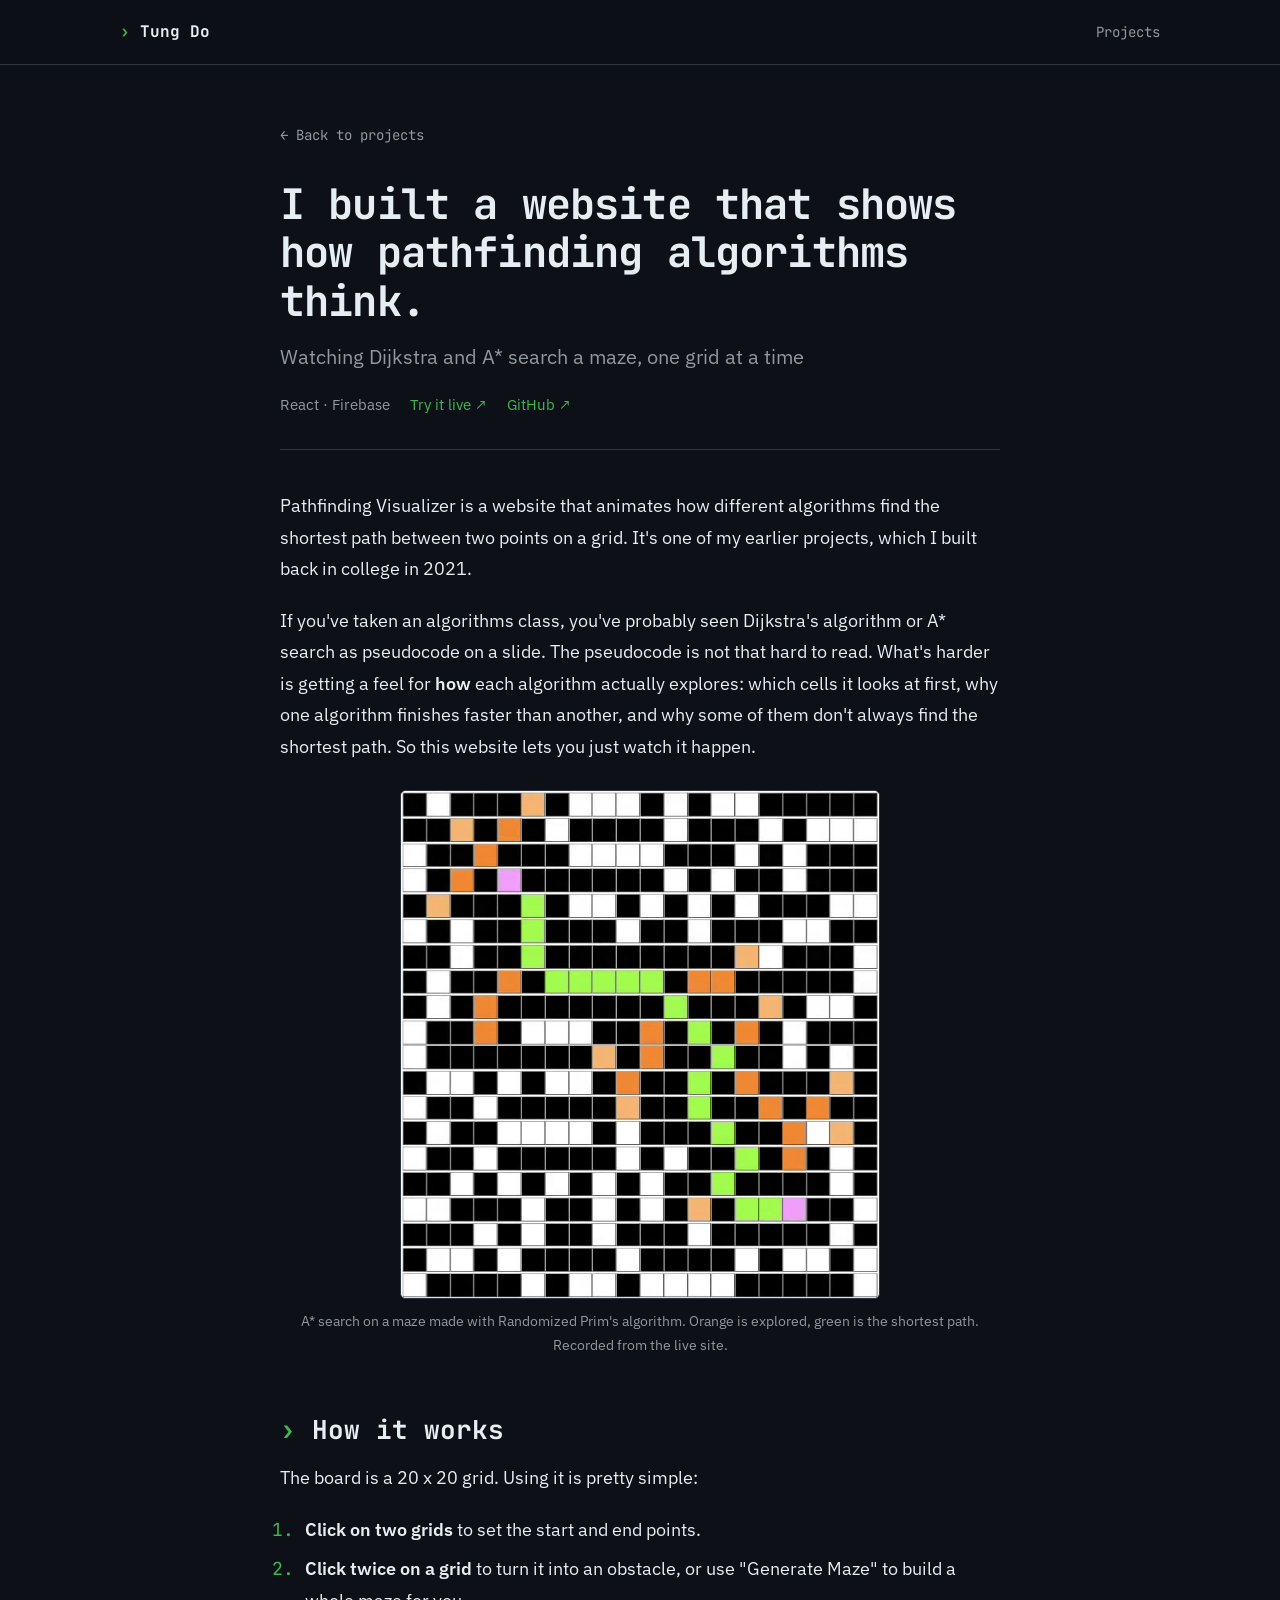
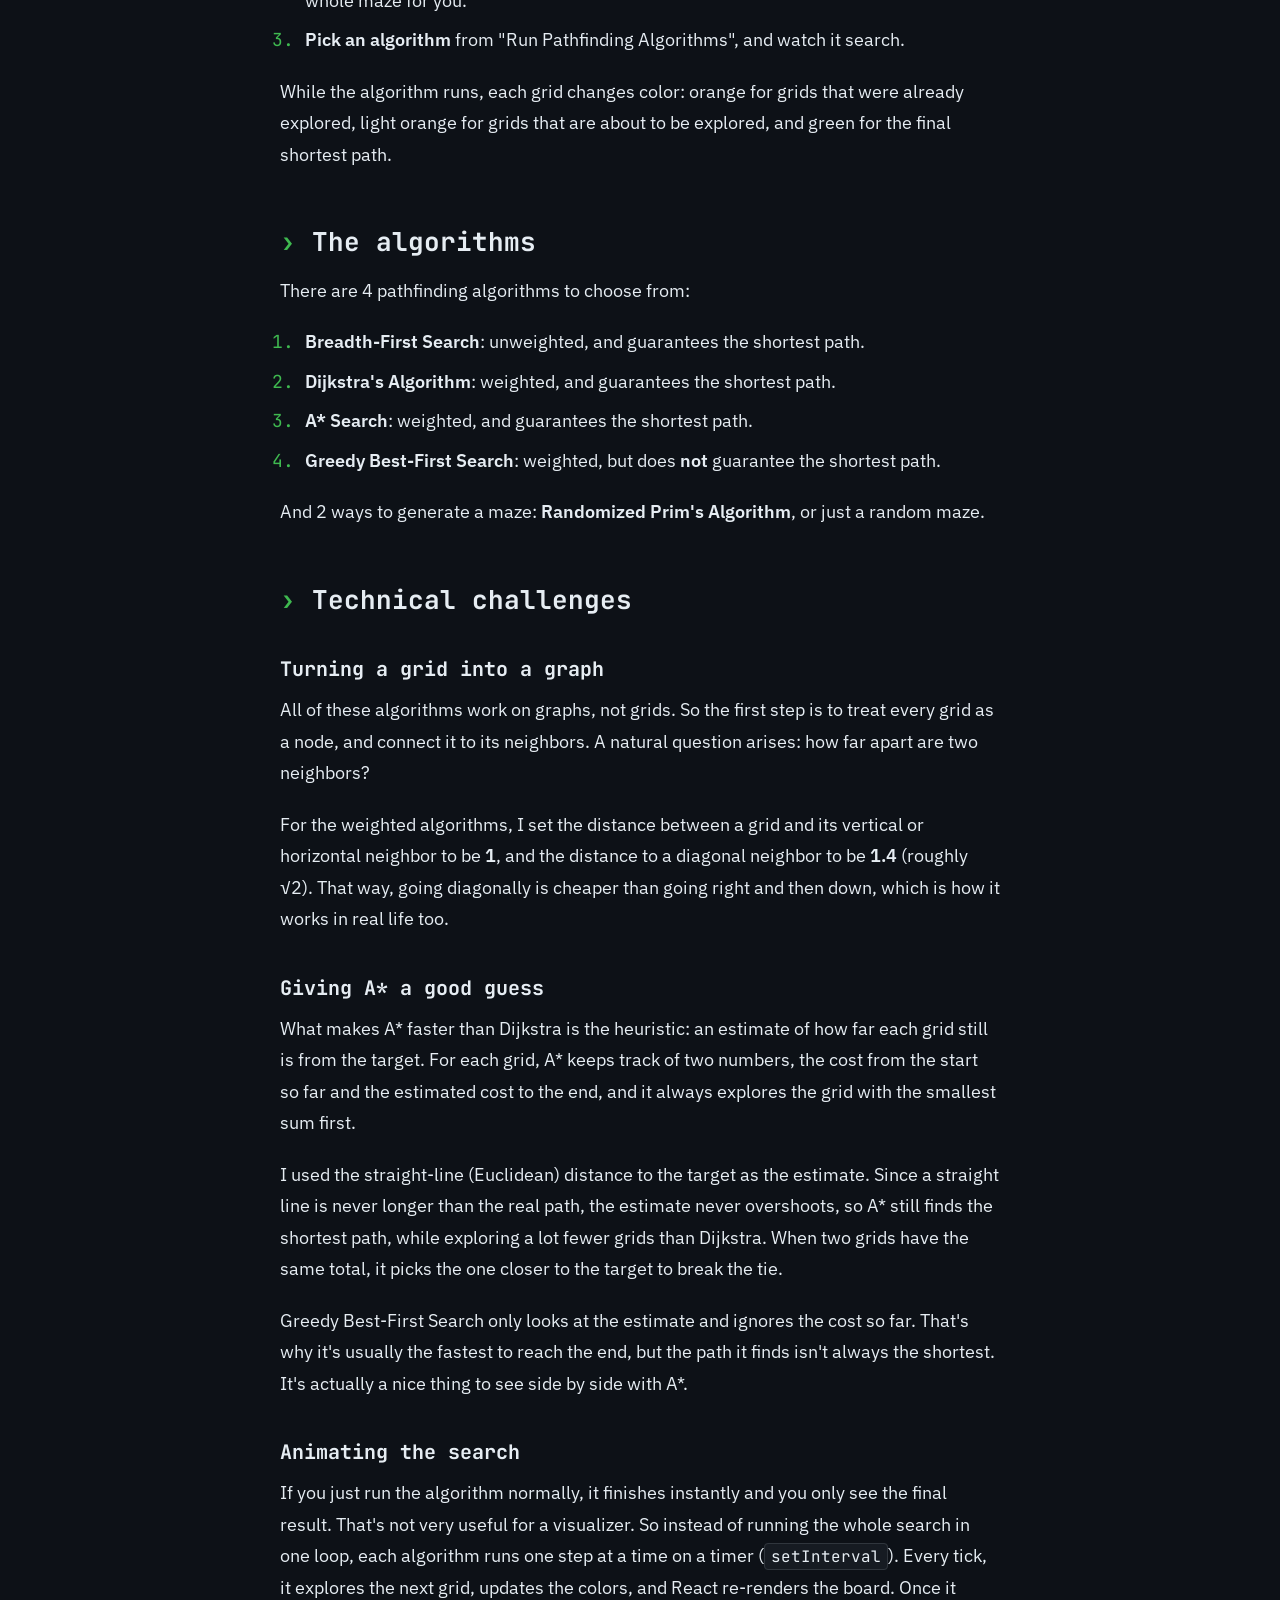
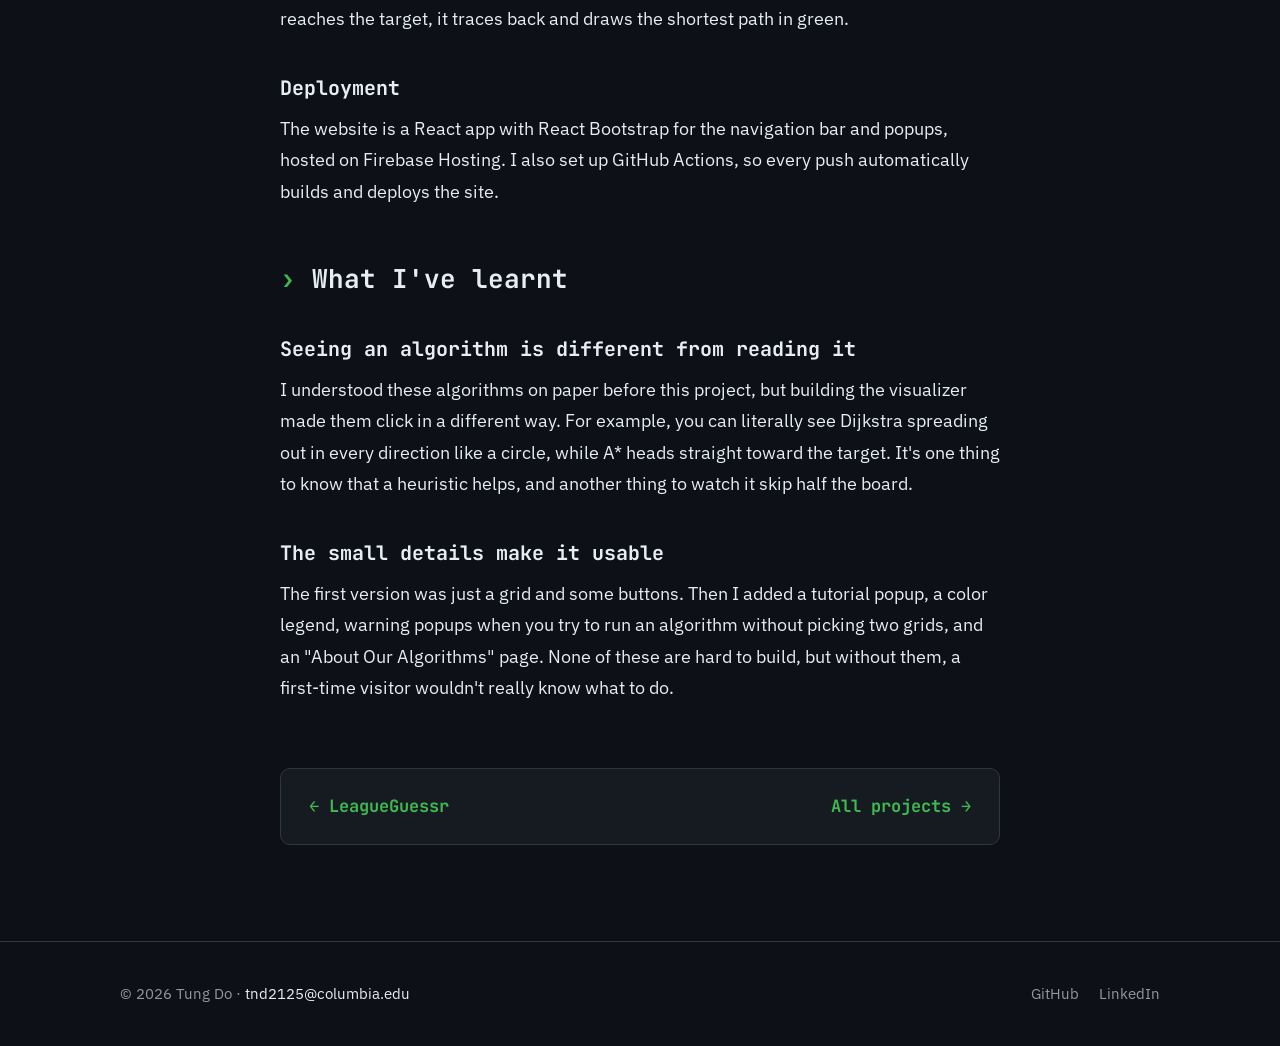
<file: projects/pathfinding-visualizer.html>
<!doctype html>
<html lang="en">
<head>
  <meta charset="utf-8">
  <meta name="viewport" content="width=device-width, initial-scale=1, viewport-fit=cover">
  <title>Pathfinding Visualizer · Tung Do</title>
  <meta name="description" content="How I built a React website that animates BFS, Dijkstra, A* and Greedy Best-First Search on a grid.">
  <meta property="og:type" content="article">
  <meta property="og:url" content="https://tungdo.vercel.app/projects/pathfinding-visualizer.html">
  <meta property="og:site_name" content="Tung Do">
  <meta property="og:title" content="Pathfinding Visualizer · Tung Do">
  <meta property="og:description" content="How I built a React website that animates BFS, Dijkstra, A* and Greedy Best-First Search on a grid.">
  <meta property="og:image" content="https://tungdo.vercel.app/assets/og-image.png">
  <meta property="og:image:width" content="1200">
  <meta property="og:image:height" content="630">
  <meta name="twitter:card" content="summary_large_image">
  <meta name="twitter:image" content="https://tungdo.vercel.app/assets/og-image.png">
  <link rel="icon" href="data:image/svg+xml,%3Csvg xmlns='http://www.w3.org/2000/svg' viewBox='0 0 32 32'%3E%3Crect width='32' height='32' rx='6' fill='%230d1117'/%3E%3Ctext x='6' y='23' font-family='monospace' font-size='20' font-weight='700' fill='%233fb950'%3E%E2%80%BA_%3C/text%3E%3C/svg%3E">
  <meta name="theme-color" content="#0d1117">
  <meta name="color-scheme" content="dark">
  <meta name="format-detection" content="telephone=no">
  <link rel="preconnect" href="https://fonts.googleapis.com">
  <link rel="preconnect" href="https://fonts.gstatic.com" crossorigin>
  <link rel="stylesheet" href="https://fonts.googleapis.com/css2?family=JetBrains+Mono:wght@400;500;700&amp;family=IBM+Plex+Sans:wght@400;500;600&amp;display=swap">
  <link rel="stylesheet" href="../style.css">
</head>
<body>

<nav class="nav">
  <div class="wrap">
    <a class="brand" href="../index.html"><span class="accent">› </span>Tung Do</a>
    <ul>
      <li><a href="../index.html#projects">Projects</a></li>
    </ul>
  </div>
</nav>

<main class="article">
  <a class="back" href="../index.html#projects">← Back to projects</a>

  <header>
    <h1>I built a website that shows how pathfinding algorithms think.</h1>
    <p class="dek">Watching Dijkstra and A* search a maze, one grid at a time</p>
    <div class="meta">
      <span>React · Firebase</span>
      <a href="https://pathfinding-visualizer-ae94a.web.app/" target="_blank" rel="noopener">Try it live ↗</a>
      <a href="https://github.com/donguyentung01/pathfinding" target="_blank" rel="noopener">GitHub ↗</a>
    </div>
  </header>

  <div class="prose">
    <p>Pathfinding Visualizer is a website that animates how different algorithms find the shortest path between two points on a grid. It's one of my earlier projects, which I built back in college in 2021.</p>

    <p>If you've taken an algorithms class, you've probably seen Dijkstra's algorithm or A* search as pseudocode on a slide. The pseudocode is not that hard to read. What's harder is getting a feel for <strong>how</strong> each algorithm actually explores: which cells it looks at first, why one algorithm finishes faster than another, and why some of them don't always find the shortest path. So this website lets you just watch it happen.</p>

    <figure>
      <video autoplay muted loop playsinline preload="metadata" data-loop poster="../assets/video/pathfinding-poster.jpg" aria-label="Recording of a maze being generated, then A* search exploring it and drawing the shortest path" style="width: 100%; max-width: 480px; margin: 0 auto; display: block; border-radius: 6px; border: 1px solid var(--border); background: #fff;"><source src="../assets/video/pathfinding.mp4" type="video/mp4"></video>
      <figcaption>A* search on a maze made with Randomized Prim's algorithm. Orange is explored, green is the shortest path. Recorded from the live site.</figcaption>
    </figure>

    <h2>How it works</h2>

    <p>The board is a 20 x 20 grid. Using it is pretty simple:</p>

    <ol>
      <li><p><strong>Click on two grids</strong> to set the start and end points.</p></li>
      <li><p><strong>Click twice on a grid</strong> to turn it into an obstacle, or use "Generate Maze" to build a whole maze for you.</p></li>
      <li><p><strong>Pick an algorithm</strong> from "Run Pathfinding Algorithms", and watch it search.</p></li>
    </ol>

    <p>While the algorithm runs, each grid changes color: orange for grids that were already explored, light orange for grids that are about to be explored, and green for the final shortest path.</p>

    <h2>The algorithms</h2>

    <p>There are 4 pathfinding algorithms to choose from:</p>

    <ol>
      <li><p><strong>Breadth-First Search</strong>: unweighted, and guarantees the shortest path.</p></li>
      <li><p><strong>Dijkstra's Algorithm</strong>: weighted, and guarantees the shortest path.</p></li>
      <li><p><strong>A* Search</strong>: weighted, and guarantees the shortest path.</p></li>
      <li><p><strong>Greedy Best-First Search</strong>: weighted, but does <strong>not</strong> guarantee the shortest path.</p></li>
    </ol>

    <p>And 2 ways to generate a maze: <strong>Randomized Prim's Algorithm</strong>, or just a random maze.</p>

    <h2>Technical challenges</h2>

    <h3>Turning a grid into a graph</h3>

    <p>All of these algorithms work on graphs, not grids. So the first step is to treat every grid as a node, and connect it to its neighbors. A natural question arises: how far apart are two neighbors?</p>

    <p>For the weighted algorithms, I set the distance between a grid and its vertical or horizontal neighbor to be <strong>1</strong>, and the distance to a diagonal neighbor to be <strong>1.4</strong> (roughly √2). That way, going diagonally is cheaper than going right and then down, which is how it works in real life too.</p>

    <h3>Giving A* a good guess</h3>

    <p>What makes A* faster than Dijkstra is the heuristic: an estimate of how far each grid still is from the target. For each grid, A* keeps track of two numbers, the cost from the start so far and the estimated cost to the end, and it always explores the grid with the smallest sum first.</p>

    <p>I used the straight-line (Euclidean) distance to the target as the estimate. Since a straight line is never longer than the real path, the estimate never overshoots, so A* still finds the shortest path, while exploring a lot fewer grids than Dijkstra. When two grids have the same total, it picks the one closer to the target to break the tie.</p>

    <p>Greedy Best-First Search only looks at the estimate and ignores the cost so far. That's why it's usually the fastest to reach the end, but the path it finds isn't always the shortest. It's actually a nice thing to see side by side with A*.</p>

    <h3>Animating the search</h3>

    <p>If you just run the algorithm normally, it finishes instantly and you only see the final result. That's not very useful for a visualizer. So instead of running the whole search in one loop, each algorithm runs one step at a time on a timer (<code>setInterval</code>). Every tick, it explores the next grid, updates the colors, and React re-renders the board. Once it reaches the target, it traces back and draws the shortest path in green.</p>

    <h3>Deployment</h3>

    <p>The website is a React app with React Bootstrap for the navigation bar and popups, hosted on Firebase Hosting. I also set up GitHub Actions, so every push automatically builds and deploys the site.</p>

    <h2>What I've learnt</h2>

    <h3>Seeing an algorithm is different from reading it</h3>

    <p>I understood these algorithms on paper before this project, but building the visualizer made them click in a different way. For example, you can literally see Dijkstra spreading out in every direction like a circle, while A* heads straight toward the target. It's one thing to know that a heuristic helps, and another thing to watch it skip half the board.</p>

    <h3>The small details make it usable</h3>

    <p>The first version was just a grid and some buttons. Then I added a tutorial popup, a color legend, warning popups when you try to run an algorithm without picking two grids, and an "About Our Algorithms" page. None of these are hard to build, but without them, a first-time visitor wouldn't really know what to do.</p>
  </div>

  <div class="next">
    <a href="leagueguessr.html">← LeagueGuessr</a>
    <a href="../index.html#projects">All projects →</a>
  </div>
</main>

<footer class="footer">
  <div class="wrap">
    <div>© 2026 Tung Do · <a href="mailto:tnd2125@columbia.edu" style="color: var(--text);">tnd2125@columbia.edu</a></div>
    <div class="links">
      <a href="https://github.com/donguyentung01" target="_blank" rel="noopener">GitHub</a>
      <a href="https://www.linkedin.com/in/tung-do-116bb8189/" target="_blank" rel="noopener">LinkedIn</a>
    </div>
  </div>
</footer>

<script src="../media.js" defer></script>
</body>
</html>
</file>
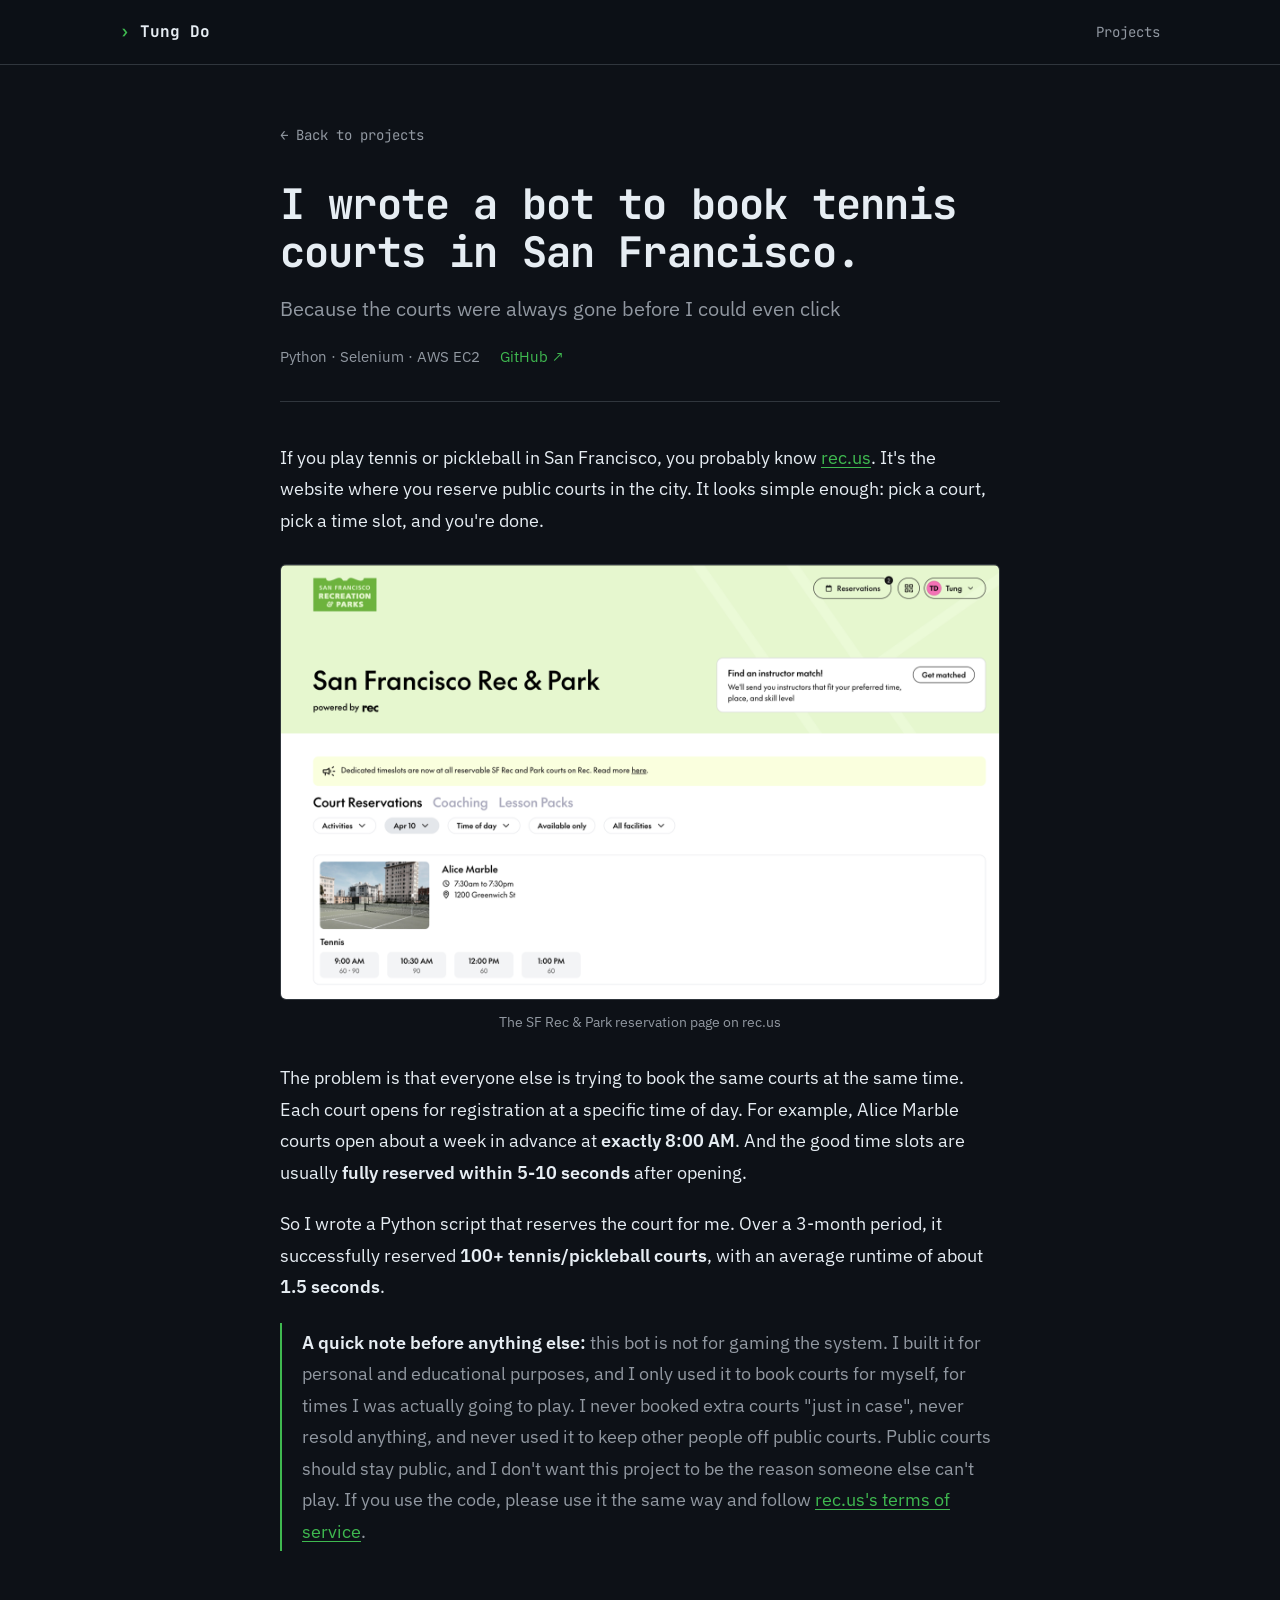
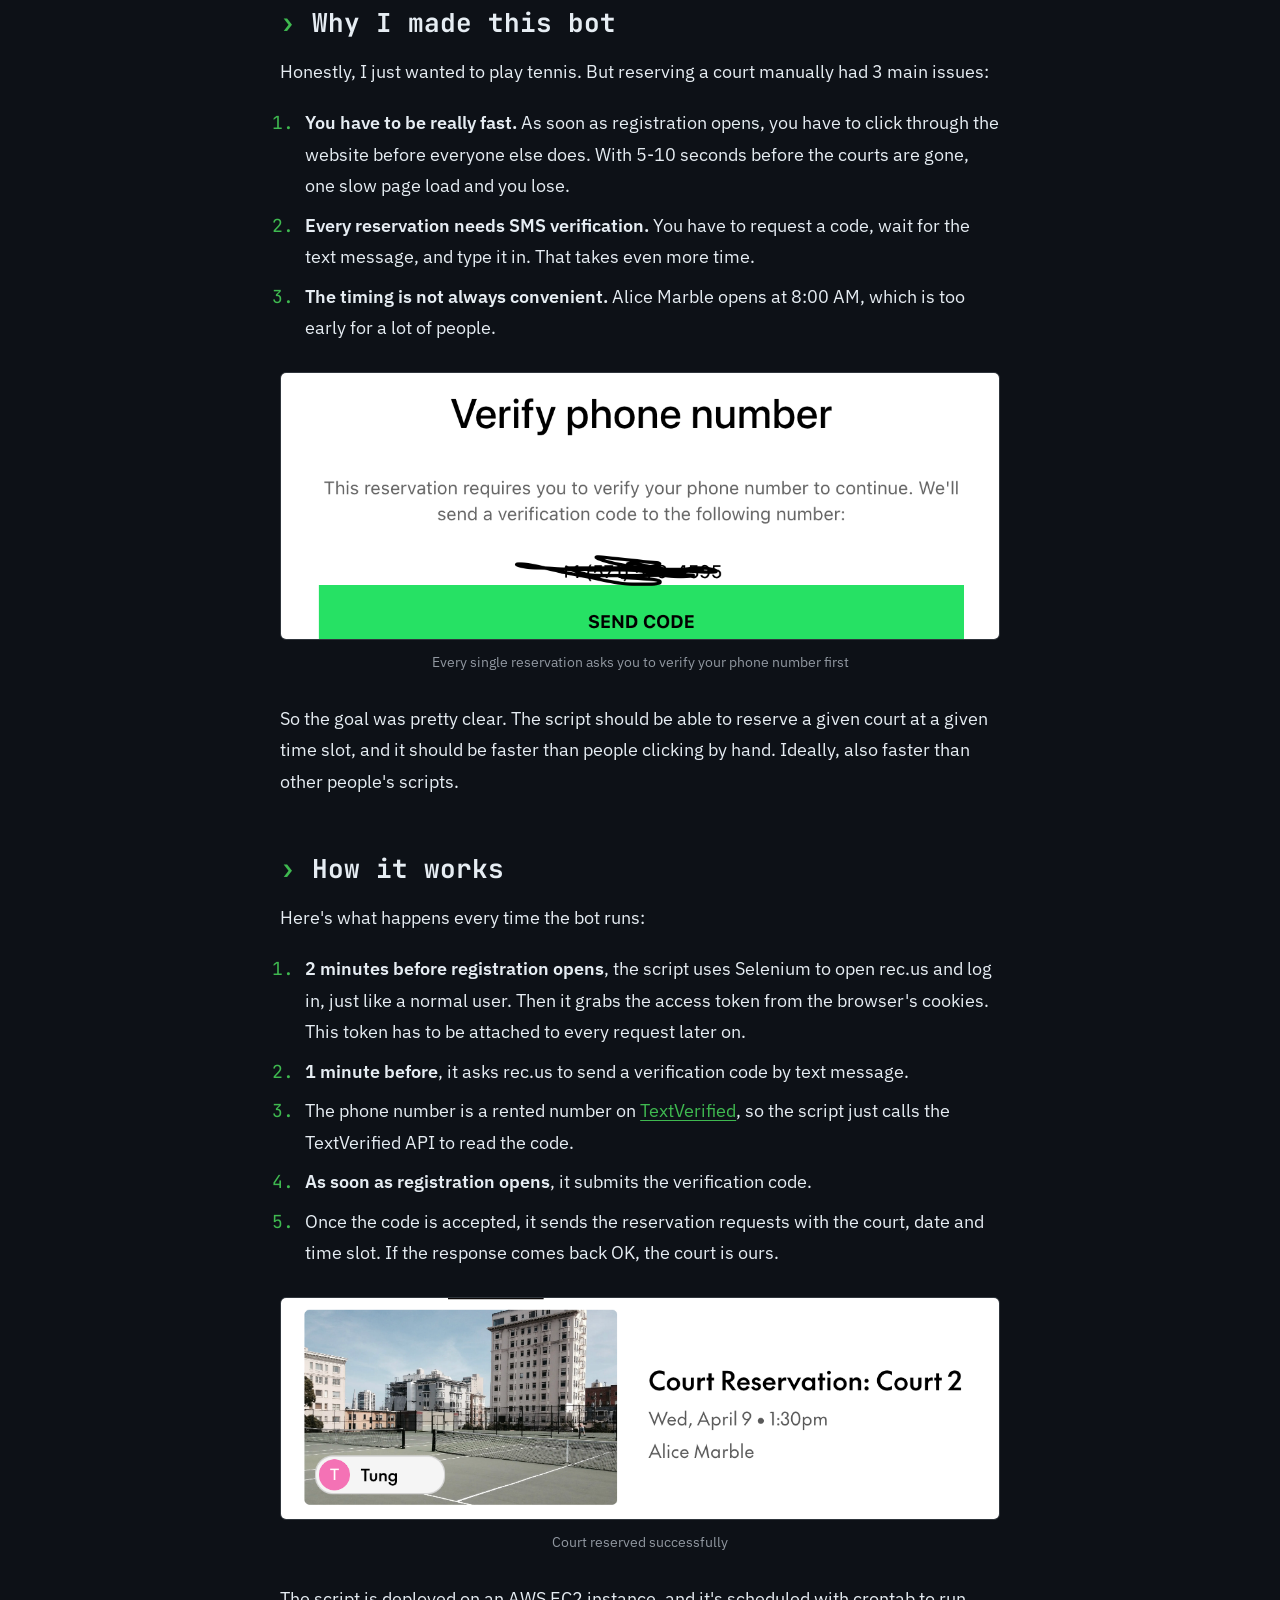
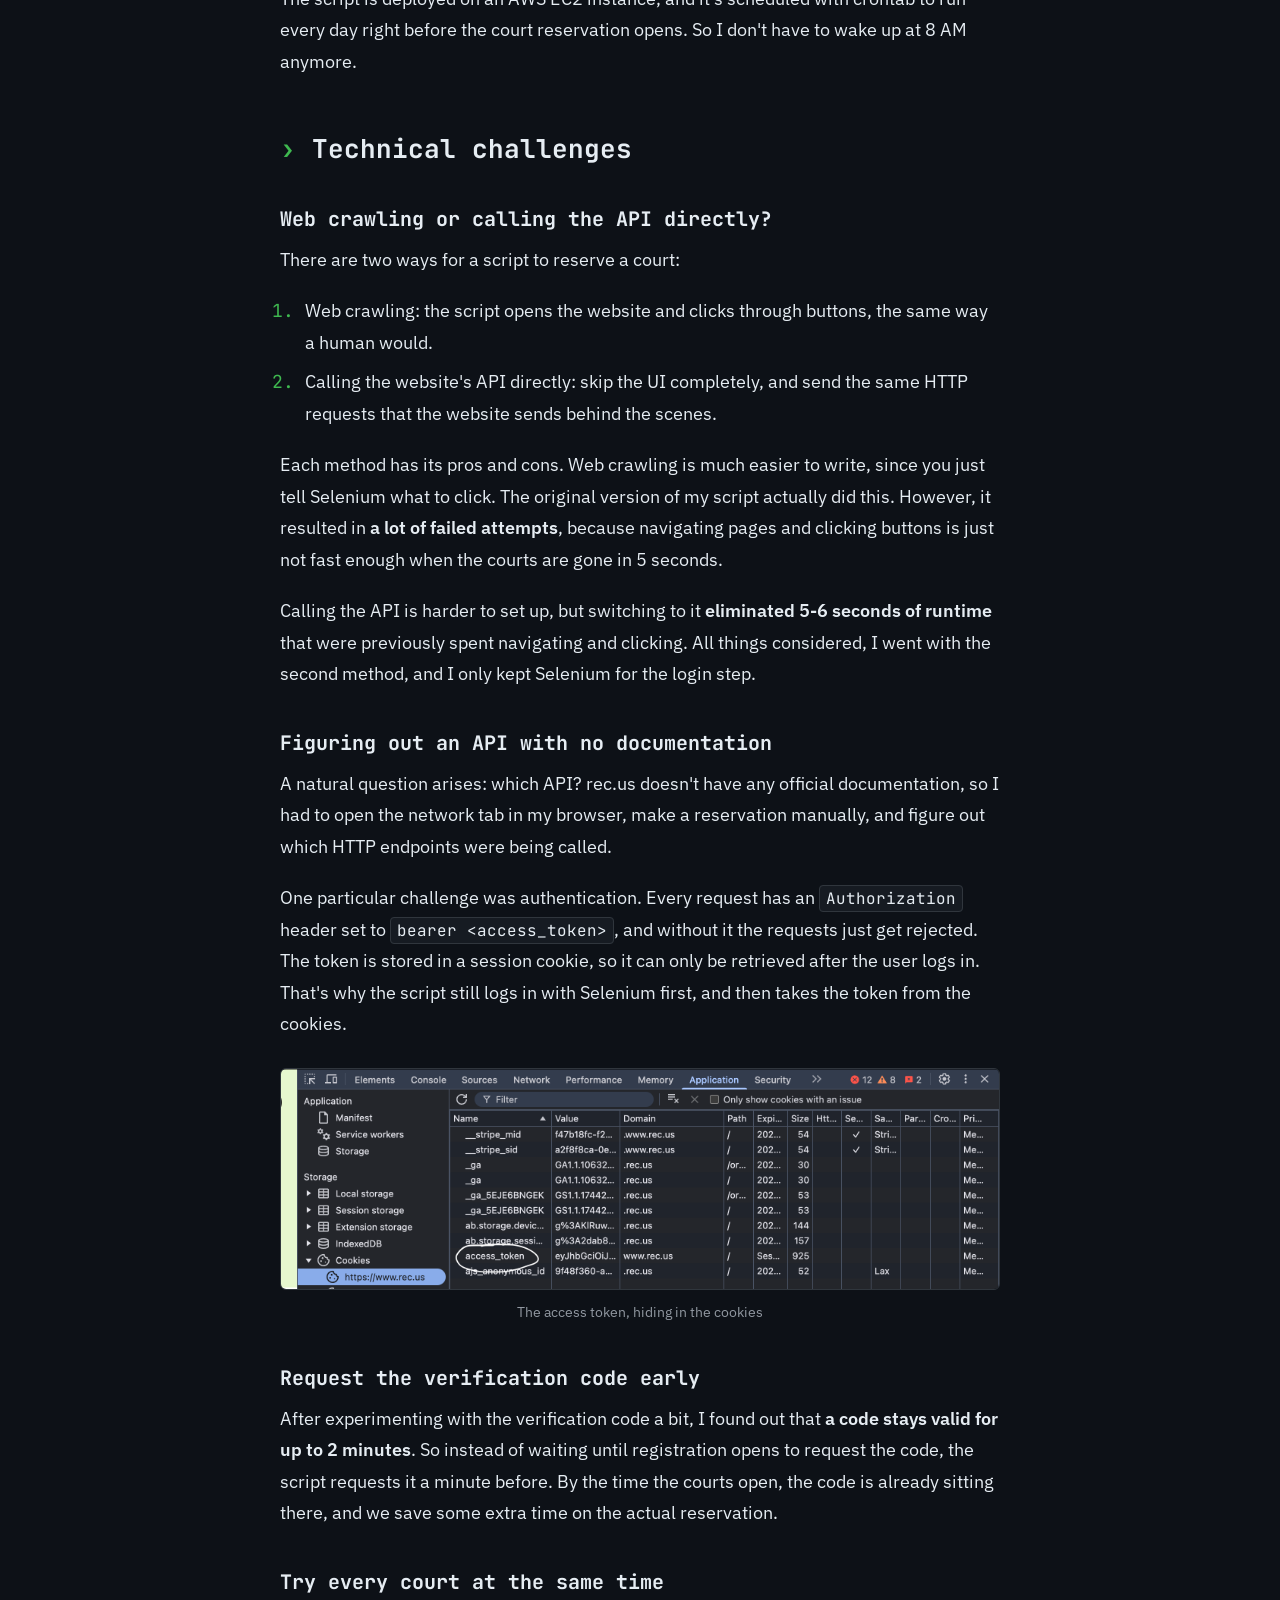
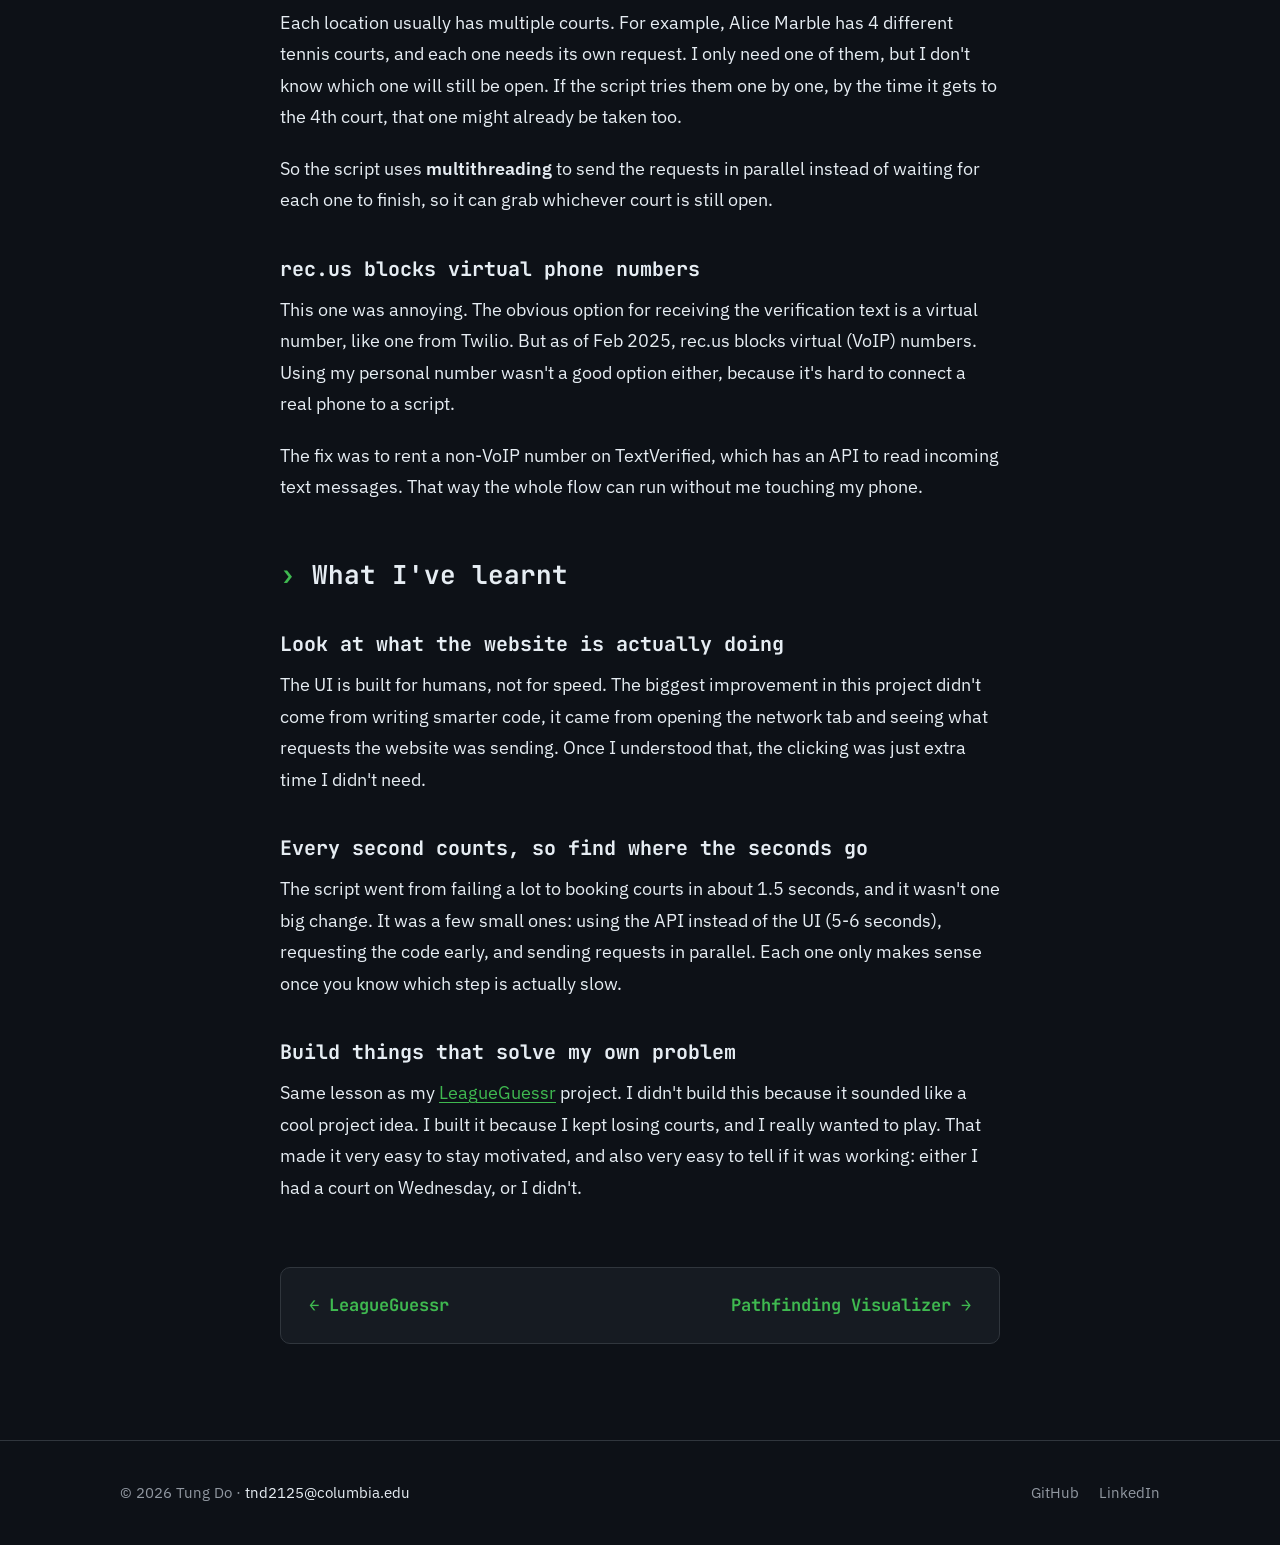
<file: projects/reserve-court-sf.html>
<!doctype html>
<html lang="en">
<head>
  <meta charset="utf-8">
  <meta name="viewport" content="width=device-width, initial-scale=1, viewport-fit=cover">
  <title>Reserve Court SF · Tung Do</title>
  <meta name="description" content="How I built a Python bot that books San Francisco tennis and pickleball courts in about 1.5 seconds.">
  <meta property="og:type" content="article">
  <meta property="og:url" content="https://tungdo.vercel.app/projects/reserve-court-sf.html">
  <meta property="og:site_name" content="Tung Do">
  <meta property="og:title" content="Reserve Court SF · Tung Do">
  <meta property="og:description" content="How I built a Python bot that books San Francisco tennis and pickleball courts in about 1.5 seconds.">
  <meta property="og:image" content="https://tungdo.vercel.app/assets/og-image.png">
  <meta property="og:image:width" content="1200">
  <meta property="og:image:height" content="630">
  <meta name="twitter:card" content="summary_large_image">
  <meta name="twitter:image" content="https://tungdo.vercel.app/assets/og-image.png">
  <link rel="icon" href="data:image/svg+xml,%3Csvg xmlns='http://www.w3.org/2000/svg' viewBox='0 0 32 32'%3E%3Crect width='32' height='32' rx='6' fill='%230d1117'/%3E%3Ctext x='6' y='23' font-family='monospace' font-size='20' font-weight='700' fill='%233fb950'%3E%E2%80%BA_%3C/text%3E%3C/svg%3E">
  <meta name="theme-color" content="#0d1117">
  <meta name="color-scheme" content="dark">
  <meta name="format-detection" content="telephone=no">
  <link rel="preconnect" href="https://fonts.googleapis.com">
  <link rel="preconnect" href="https://fonts.gstatic.com" crossorigin>
  <link rel="stylesheet" href="https://fonts.googleapis.com/css2?family=JetBrains+Mono:wght@400;500;700&amp;family=IBM+Plex+Sans:wght@400;500;600&amp;display=swap">
  <link rel="stylesheet" href="../style.css">
</head>
<body>

<nav class="nav">
  <div class="wrap">
    <a class="brand" href="../index.html"><span class="accent">› </span>Tung Do</a>
    <ul>
      <li><a href="../index.html#projects">Projects</a></li>
    </ul>
  </div>
</nav>

<main class="article">
  <a class="back" href="../index.html#projects">← Back to projects</a>

  <header>
    <h1>I wrote a bot to book tennis courts in San Francisco.</h1>
    <p class="dek">Because the courts were always gone before I could even click</p>
    <div class="meta">
      <span>Python · Selenium · AWS EC2</span>
      <a href="https://github.com/donguyentung01/Reserve-Court-SF-TextVerified" target="_blank" rel="noopener">GitHub ↗</a>
    </div>
  </header>

  <div class="prose">
    <p>If you play tennis or pickleball in San Francisco, you probably know <a href="https://www.rec.us/organizations/san-francisco-rec-park" target="_blank" rel="noopener">rec.us</a>. It's the website where you reserve public courts in the city. It looks simple enough: pick a court, pick a time slot, and you're done.</p>

    <figure>
      <img src="../assets/reserve-court/recus-home.png" alt="The rec.us court reservation page for San Francisco Rec and Park" loading="lazy">
      <figcaption>The SF Rec &amp; Park reservation page on rec.us</figcaption>
    </figure>

    <p>The problem is that everyone else is trying to book the same courts at the same time. Each court opens for registration at a specific time of day. For example, Alice Marble courts open about a week in advance at <strong>exactly 8:00 AM</strong>. And the good time slots are usually <strong>fully reserved within 5-10 seconds</strong> after opening.</p>

    <p>So I wrote a Python script that reserves the court for me. Over a 3-month period, it successfully reserved <strong>100+ tennis/pickleball courts</strong>, with an average runtime of about <strong>1.5 seconds</strong>.</p>

    <blockquote><strong>A quick note before anything else:</strong> this bot is not for gaming the system. I built it for personal and educational purposes, and I only used it to book courts for myself, for times I was actually going to play. I never booked extra courts "just in case", never resold anything, and never used it to keep other people off public courts. Public courts should stay public, and I don't want this project to be the reason someone else can't play. If you use the code, please use it the same way and follow <a href="https://www.rec.us/tos" target="_blank" rel="noopener">rec.us's terms of service</a>.</blockquote>

    <h2>Why I made this bot</h2>

    <p>Honestly, I just wanted to play tennis. But reserving a court manually had 3 main issues:</p>

    <ol>
      <li><p><strong>You have to be really fast.</strong> As soon as registration opens, you have to click through the website before everyone else does. With 5-10 seconds before the courts are gone, one slow page load and you lose.</p></li>
      <li><p><strong>Every reservation needs SMS verification.</strong> You have to request a code, wait for the text message, and type it in. That takes even more time.</p></li>
      <li><p><strong>The timing is not always convenient.</strong> Alice Marble opens at 8:00 AM, which is too early for a lot of people.</p></li>
    </ol>

    <figure>
      <img src="../assets/reserve-court/sms-verification.png" alt="rec.us popup asking the user to verify their phone number before reserving" loading="lazy">
      <figcaption>Every single reservation asks you to verify your phone number first</figcaption>
    </figure>

    <p>So the goal was pretty clear. The script should be able to reserve a given court at a given time slot, and it should be faster than people clicking by hand. Ideally, also faster than other people's scripts.</p>

    <h2>How it works</h2>

    <p>Here's what happens every time the bot runs:</p>

    <ol>
      <li><p><strong>2 minutes before registration opens</strong>, the script uses Selenium to open rec.us and log in, just like a normal user. Then it grabs the access token from the browser's cookies. This token has to be attached to every request later on.</p></li>
      <li><p><strong>1 minute before</strong>, it asks rec.us to send a verification code by text message.</p></li>
      <li><p>The phone number is a rented number on <a href="https://www.textverified.com/" target="_blank" rel="noopener">TextVerified</a>, so the script just calls the TextVerified API to read the code.</p></li>
      <li><p><strong>As soon as registration opens</strong>, it submits the verification code.</p></li>
      <li><p>Once the code is accepted, it sends the reservation requests with the court, date and time slot. If the response comes back OK, the court is ours.</p></li>
    </ol>

    <figure>
      <img src="../assets/reserve-court/reserved.png" alt="rec.us confirmation of a court reservation at Alice Marble, Court 2" loading="lazy">
      <figcaption>Court reserved successfully</figcaption>
    </figure>

    <p>The script is deployed on an AWS EC2 instance, and it's scheduled with crontab to run every day right before the court reservation opens. So I don't have to wake up at 8 AM anymore.</p>

    <h2>Technical challenges</h2>

    <h3>Web crawling or calling the API directly?</h3>

    <p>There are two ways for a script to reserve a court:</p>

    <ol>
      <li><p>Web crawling: the script opens the website and clicks through buttons, the same way a human would.</p></li>
      <li><p>Calling the website's API directly: skip the UI completely, and send the same HTTP requests that the website sends behind the scenes.</p></li>
    </ol>

    <p>Each method has its pros and cons. Web crawling is much easier to write, since you just tell Selenium what to click. The original version of my script actually did this. However, it resulted in <strong>a lot of failed attempts</strong>, because navigating pages and clicking buttons is just not fast enough when the courts are gone in 5 seconds.</p>

    <p>Calling the API is harder to set up, but switching to it <strong>eliminated 5-6 seconds of runtime</strong> that were previously spent navigating and clicking. All things considered, I went with the second method, and I only kept Selenium for the login step.</p>

    <h3>Figuring out an API with no documentation</h3>

    <p>A natural question arises: which API? rec.us doesn't have any official documentation, so I had to open the network tab in my browser, make a reservation manually, and figure out which HTTP endpoints were being called.</p>

    <p>One particular challenge was authentication. Every request has an <code>Authorization</code> header set to <code>bearer &lt;access_token&gt;</code>, and without it the requests just get rejected. The token is stored in a session cookie, so it can only be retrieved after the user logs in. That's why the script still logs in with Selenium first, and then takes the token from the cookies.</p>

    <figure>
      <img src="../assets/reserve-court/access-token-cookie.png" alt="Browser developer tools showing the access_token cookie on rec.us" loading="lazy">
      <figcaption>The access token, hiding in the cookies</figcaption>
    </figure>

    <h3>Request the verification code early</h3>

    <p>After experimenting with the verification code a bit, I found out that <strong>a code stays valid for up to 2 minutes</strong>. So instead of waiting until registration opens to request the code, the script requests it a minute before. By the time the courts open, the code is already sitting there, and we save some extra time on the actual reservation.</p>

    <h3>Try every court at the same time</h3>

    <p>Each location usually has multiple courts. For example, Alice Marble has 4 different tennis courts, and each one needs its own request. I only need one of them, but I don't know which one will still be open. If the script tries them one by one, by the time it gets to the 4th court, that one might already be taken too.</p>

    <p>So the script uses <strong>multithreading</strong> to send the requests in parallel instead of waiting for each one to finish, so it can grab whichever court is still open.</p>

    <h3>rec.us blocks virtual phone numbers</h3>

    <p>This one was annoying. The obvious option for receiving the verification text is a virtual number, like one from Twilio. But as of Feb 2025, rec.us blocks virtual (VoIP) numbers. Using my personal number wasn't a good option either, because it's hard to connect a real phone to a script.</p>

    <p>The fix was to rent a non-VoIP number on TextVerified, which has an API to read incoming text messages. That way the whole flow can run without me touching my phone.</p>

    <h2>What I've learnt</h2>

    <h3>Look at what the website is actually doing</h3>

    <p>The UI is built for humans, not for speed. The biggest improvement in this project didn't come from writing smarter code, it came from opening the network tab and seeing what requests the website was sending. Once I understood that, the clicking was just extra time I didn't need.</p>

    <h3>Every second counts, so find where the seconds go</h3>

    <p>The script went from failing a lot to booking courts in about 1.5 seconds, and it wasn't one big change. It was a few small ones: using the API instead of the UI (5-6 seconds), requesting the code early, and sending requests in parallel. Each one only makes sense once you know which step is actually slow.</p>

    <h3>Build things that solve my own problem</h3>

    <p>Same lesson as my <a href="leagueguessr.html">LeagueGuessr</a> project. I didn't build this because it sounded like a cool project idea. I built it because I kept losing courts, and I really wanted to play. That made it very easy to stay motivated, and also very easy to tell if it was working: either I had a court on Wednesday, or I didn't.</p>
  </div>

  <div class="next">
    <a href="leagueguessr.html">← LeagueGuessr</a>
    <a href="pathfinding-visualizer.html">Pathfinding Visualizer →</a>
  </div>
</main>

<footer class="footer">
  <div class="wrap">
    <div>© 2026 Tung Do · <a href="mailto:tnd2125@columbia.edu" style="color: var(--text);">tnd2125@columbia.edu</a></div>
    <div class="links">
      <a href="https://github.com/donguyentung01" target="_blank" rel="noopener">GitHub</a>
      <a href="https://www.linkedin.com/in/tung-do-116bb8189/" target="_blank" rel="noopener">LinkedIn</a>
    </div>
  </div>
</footer>

</body>
</html>
</file>
<file: style.css>
:root {
  --bg: #0d1117;
  --surface: #161b22;
  --text: #e6edf3;
  --muted: #9198a1;
  --border: #30363d;
  --accent: #3fb950;
  --on-accent: #0d1117;
  --mono: "JetBrains Mono", ui-monospace, SFMono-Regular, Menlo, monospace;
  --sans: "IBM Plex Sans", -apple-system, BlinkMacSystemFont, "Segoe UI", sans-serif;
  --gutter: clamp(20px, 6vw, 120px);
  color-scheme: dark;
}

* { box-sizing: border-box; }
[hidden] { display: none !important; }

html { scroll-behavior: smooth; scroll-padding-top: 80px; -webkit-text-size-adjust: 100%; text-size-adjust: 100%; }

body {
  margin: 0;
  background: var(--bg);
  color: var(--text);
  font-family: var(--sans);
  font-size: 17px;
  line-height: 1.6;
  -webkit-font-smoothing: antialiased;
  -webkit-tap-highlight-color: rgba(63, 185, 80, 0.15);
  overflow-wrap: break-word;
}

a { color: inherit; text-decoration: none; }
@media (hover: hover) { a:hover { text-decoration: underline; text-underline-offset: 3px; } }
img { max-width: 100%; display: block; }

.mono { font-family: var(--mono); }
.accent { color: var(--accent); }
.muted { color: var(--muted); }

.wrap {
  max-width: 1040px;
  margin: 0 auto;
  padding-left: max(var(--gutter), env(safe-area-inset-left));
  padding-right: max(var(--gutter), env(safe-area-inset-right));
}
@media (min-width: 1280px) { .wrap { padding-left: 0; padding-right: 0; } }

/* ---------- nav ---------- */
.nav {
  position: sticky;
  top: 0;
  z-index: 10;
  background: rgba(13, 17, 23, 0.88);
  -webkit-backdrop-filter: blur(8px);
  backdrop-filter: blur(8px);
  padding-top: env(safe-area-inset-top);
  border-bottom: 1px solid var(--border);
}
.nav .wrap {
  height: 64px;
  display: flex;
  align-items: center;
  justify-content: space-between;
  gap: 16px;
  font-family: var(--mono);
}
.nav .brand { font-size: 16px; font-weight: 700; white-space: nowrap; }
.nav ul { display: flex; gap: clamp(14px, 3vw, 32px); list-style: none; margin: 0; padding: 0; font-size: 14px; color: var(--muted); }
@media (hover: hover) { .nav ul a:hover { color: var(--text); } }

/* ---------- hero ---------- */
.hero { padding-block: clamp(64px, 10vw, 104px) clamp(56px, 9vw, 96px); display: flex; flex-direction: column; gap: 24px; }
.hero h1 {
  margin: 0;
  font-family: var(--mono);
  font-size: clamp(32px, 9vw, 64px);
  line-height: 1.05;
  font-weight: 700;
  letter-spacing: -0.02em;
}
.cursor { color: var(--accent); animation: blink 1.1s steps(1) infinite; }
@keyframes blink { 50% { opacity: 0; } }
@media (prefers-reduced-motion: reduce) { .cursor { animation: none; } }

.facts { list-style: none; margin: 0; padding: 0; display: flex; flex-direction: column; gap: 10px; font-family: var(--mono); font-size: clamp(16px, 2.2vw, 19px); color: var(--muted); }
.facts li { padding-left: 1.2em; text-indent: -1.2em; }
.facts li::before, .prompt::before { content: "› "; color: var(--accent); }

.actions { display: flex; flex-wrap: wrap; gap: 12px; align-items: center; padding-top: 16px; }
.btn {
  min-height: 48px;
  padding: 0 22px;
  display: inline-flex;
  align-items: center;
  border-radius: 6px;
  border: 1px solid var(--border);
  background: var(--surface);
  font-size: 16px;
}
.btn:hover { text-decoration: none; }
.btn.primary { background: var(--accent); border-color: var(--accent); color: var(--on-accent); font-weight: 600; }
@media (hover: hover) {
  .btn:hover { border-color: var(--muted); }
  .btn.primary:hover { filter: brightness(1.08); }
}
.links { display: flex; flex-wrap: wrap; gap: 20px; padding-left: 8px; font-size: 15px; color: var(--muted); }
@media (hover: hover) { .links a:hover { color: var(--text); } }

/* ---------- sections ---------- */
.section-head { display: flex; flex-wrap: wrap; align-items: baseline; gap: 8px 16px; margin-bottom: 28px; }
.section-head h2 { margin: 0; font-family: var(--mono); font-size: 22px; font-weight: 700; }
.section-head p { margin: 0; font-size: 16px; color: var(--muted); }

.projects { display: flex; flex-direction: column; gap: 22px; }

/* ---------- project card ---------- */
.card {
  position: relative;
  border: 1px solid var(--border);
  border-radius: 10px;
  overflow: hidden;
  background: var(--surface);
  transition: border-color .15s, transform .15s;
}
@media (hover: hover) { .card:hover { border-color: var(--muted); transform: translateY(-2px); } }
.card-bar { height: 34px; padding: 0 16px; display: flex; align-items: center; gap: 8px; border-bottom: 1px solid var(--border); font-family: var(--mono); font-size: 13px; color: var(--muted); }
.card-bar i { width: 10px; height: 10px; border-radius: 50%; background: var(--border); }
.card-bar span { padding-left: 8px; }
.card-img { width: 100%; aspect-ratio: 1486 / 620; object-fit: cover; object-position: top; }
.card-video { display: block; aspect-ratio: 2 / 1; object-position: center; background: #000; }
/* the làm thân demo is an animated image: shown whole, on the game's own paper colour */
.card-demo { display: block; width: 100%; height: auto; aspect-ratio: 2 / 1; object-fit: contain; background: #f2ebda; border-bottom: 1px solid var(--border); }
@media (prefers-reduced-motion: reduce) { .card-demo { content: url("assets/video/lamthan-poster.jpg"); } }
video { max-width: 100%; }
.card-proof {
  position: relative;
  z-index: 2;
  padding: 11px 30px;
  display: flex;
  flex-wrap: wrap;
  justify-content: space-between;
  align-items: center;
  gap: 8px 16px;
  border-block: 1px solid var(--border);
  background: var(--bg);
  font-size: 15px;
  color: var(--muted);
}
.live { font-family: var(--mono); font-weight: 700; color: var(--accent); }
.card-proof .cta { color: var(--accent); font-weight: 600; white-space: nowrap; }
.card-body { padding: clamp(20px, 3.5vw, 26px) clamp(18px, 3.5vw, 30px); display: flex; flex-direction: column; gap: 17px; }
.card-title { display: flex; flex-wrap: wrap; justify-content: space-between; align-items: baseline; gap: 6px 24px; }
.card-title h3 { margin: 0; font-family: var(--mono); font-size: clamp(22px, 3vw, 26px); font-weight: 700; }
/* stretched link: the whole card opens the story */
.card-title h3 a::after { content: ""; position: absolute; inset: 0; z-index: 1; }
.card-title h3 a:hover { text-decoration: none; }
.card-title .stack { font-size: 14px; color: var(--muted); }
.card p { margin: 0; font-size: 17px; line-height: 1.5; color: var(--muted); }

.stats { display: grid; grid-template-columns: repeat(var(--cols, 3), minmax(0, 1fr)); gap: 1px; background: var(--border); border: 1px solid var(--border); border-radius: 6px; overflow: hidden; }
.stats div { padding: 13px 18px; background: var(--bg); }
.stats b { display: block; font-family: var(--mono); font-size: 30px; font-weight: 700; line-height: 1.2; color: var(--accent); }
.stats span { display: block; font-size: 14px; line-height: 1.4; color: var(--muted); }

.fair { padding: 10px 14px; border: 1px dashed var(--border); border-radius: 6px; font-size: 14px; line-height: 1.5; color: var(--muted); }
.fair-tag { font-family: var(--mono); font-size: 13px; font-weight: 700; color: var(--accent); margin-right: 6px; }
.fair-tag::before { content: "✓ "; }
.log { border-radius: 6px; background: var(--bg); border: 1px solid var(--border); overflow: hidden; }
.log-head { padding: 8px 18px; border-bottom: 1px solid var(--border); font-size: 13px; color: var(--muted); }
.log ol { list-style: none; margin: 0; padding: 10px 18px; font-family: var(--mono); font-size: 14px; line-height: 1.8; color: var(--muted); }
.log li { display: grid; grid-template-columns: 5.5em minmax(0, 1fr); column-gap: 8px; }
.log time { color: var(--accent); }
.log time i { font-style: normal; }
.log .ok { color: var(--accent); font-weight: 700; }
.log .hl { color: var(--text); font-weight: 500; }
.log ol.typing li { opacity: 0; transform: translateY(4px); transition: opacity .35s ease, transform .35s ease; }
.log ol.typing li.shown { opacity: 1; transform: none; }
.log ol.typing li.shown .ok::after { content: "_"; margin-left: 2px; color: var(--accent); animation: blink 1.1s steps(1) infinite; }

.card-foot { display: flex; flex-wrap: wrap; justify-content: space-between; align-items: center; gap: 10px 20px; font-size: 15px; }
.card-foot .read { font-weight: 600; color: var(--accent); }
.card-foot .ext { display: flex; flex-wrap: wrap; gap: 8px 20px; color: var(--muted); }
/* keep secondary links clickable above the stretched link */
.card-foot a, .card-proof a { position: relative; z-index: 2; }
@media (hover: hover) { .card-foot .ext a:hover { color: var(--text); } }

.split-media { background: #fff; border-bottom: 1px solid var(--border); }
.split-media img, .split-media video { display: block; width: 100%; aspect-ratio: 16 / 10; object-fit: contain; object-position: center; background: #fff; }
@media (min-width: 820px) {
  .card.split { display: grid; grid-template-columns: minmax(0, 5fr) minmax(0, 7fr); }
  .split-media { position: relative; min-height: 300px; border-bottom: 0; border-right: 1px solid var(--border); }
  .split-media img, .split-media video { position: absolute; inset: 0; aspect-ratio: auto; height: 100%; object-fit: contain; object-position: center; }
}

/* ---------- about ---------- */
#about { padding-top: 80px; }
.rows { border-radius: 10px; border: 1px solid var(--border); background: var(--surface); }
.rows > div { padding: 22px 28px; display: flex; flex-wrap: wrap; gap: 4px 24px; align-items: baseline; }
.rows > div + div { border-top: 1px solid var(--border); }
.rows dt { width: 180px; font-family: var(--mono); font-size: 14px; color: var(--muted); }
.rows dd { margin: 0; font-size: 19px; }
.rows dd b { font-weight: 600; }
.rows dd a { color: var(--accent); }

/* ---------- footer ---------- */
.footer { margin-top: 96px; border-top: 1px solid var(--border); font-size: 15px; color: var(--muted); }
.footer .wrap { padding-top: 40px; padding-bottom: max(40px, calc(24px + env(safe-area-inset-bottom))); display: flex; flex-wrap: wrap; justify-content: space-between; gap: 16px; }
.footer .links { padding: 0; }

/* ---------- article pages ---------- */
.article {
  max-width: 720px;
  margin: 0 auto;
  padding-top: 56px;
  padding-left: max(var(--gutter), env(safe-area-inset-left));
  padding-right: max(var(--gutter), env(safe-area-inset-right));
}
@media (min-width: 800px) { .article { padding-left: 0; padding-right: 0; } }
.back { font-family: var(--mono); font-size: 14px; color: var(--muted); }
@media (hover: hover) { .back:hover { color: var(--text); } }
.article header { margin: 32px 0 40px; padding-bottom: 32px; border-bottom: 1px solid var(--border); }
.article h1 { margin: 0 0 16px; font-family: var(--mono); font-size: clamp(30px, 5vw, 42px); line-height: 1.15; letter-spacing: -0.02em; }
.article .dek { margin: 0 0 20px; font-size: 20px; color: var(--muted); }
.meta { display: flex; flex-wrap: wrap; gap: 8px 20px; font-size: 15px; color: var(--muted); }
.meta a { color: var(--accent); }
.note { margin-top: 20px; padding: 14px 18px; border: 1px solid var(--border); border-radius: 6px; background: var(--surface); font-size: 15px; color: var(--muted); }
.note a { color: var(--accent); }

.prose { font-size: 18px; line-height: 1.75; }
.prose h2 { margin: 56px 0 16px; font-family: var(--mono); font-size: 26px; line-height: 1.25; }
.prose h2::before { content: "› "; color: var(--accent); }
.prose h3 { margin: 40px 0 12px; font-family: var(--mono); font-size: 20px; line-height: 1.3; }
.prose p { margin: 0 0 20px; }
.prose ol, .prose ul { margin: 0 0 20px; padding-left: 1.4em; }
.prose li p { margin: 0 0 8px; }
.prose li::marker { color: var(--accent); font-family: var(--mono); }
.prose a { color: var(--accent); text-decoration: underline; text-underline-offset: 3px; text-decoration-thickness: 1px; }
.prose strong { color: var(--text); font-weight: 600; }
.prose code { font-family: var(--mono); font-size: .88em; padding: 2px 6px; border-radius: 4px; background: var(--surface); border: 1px solid var(--border); }
.prose pre { -webkit-overflow-scrolling: touch; margin: 0 0 24px; padding: 18px 20px; overflow-x: auto; border-radius: 6px; background: var(--surface); border: 1px solid var(--border); line-height: 1.5; }
.prose pre code { padding: 0; border: 0; background: none; font-size: 13px; white-space: pre; }
.prose figure { margin: 28px 0; }
.prose figure img { border-radius: 6px; border: 1px solid var(--border); }
.prose figcaption { margin-top: 10px; font-size: 14px; color: var(--muted); text-align: center; }
.prose blockquote { margin: 0 0 20px; padding: 4px 0 4px 20px; border-left: 2px solid var(--accent); color: var(--muted); }

.next { margin-top: 64px; padding: 24px 28px; border: 1px solid var(--border); border-radius: 10px; background: var(--surface); display: flex; flex-wrap: wrap; justify-content: space-between; gap: 12px; align-items: center; }
.next a { font-family: var(--mono); font-weight: 700; color: var(--accent); }

@media (max-width: 560px) {
  body { font-size: 16px; }
  .hero { gap: 20px; }
  .facts { font-size: 15px; gap: 8px; }
  .actions { gap: 10px; }
  .actions .btn { flex: 1 1 100%; justify-content: center; }
  .links { padding: 6px 0 0; gap: 24px; }
  .section-head h2 { font-size: 20px; }
  .card-proof { padding: 10px 18px; font-size: 13px; }
  .card p { font-size: 15px; }
  .log ol { padding: 10px 14px; font-size: 12.5px; line-height: 1.6; }
  .log li { grid-template-columns: 3.6em minmax(0, 1fr); }
  .log time i { display: none; }
  .log li + li { margin-top: 6px; }
  .log-head { padding: 10px 16px; }
  .stats { grid-template-columns: 1fr 1fr; }
  .stats div { padding: 11px 14px; }
  .stats div:only-child, .stats div:last-child:nth-child(odd) { grid-column: 1 / -1; }
  .stats b { font-size: 23px; }
  .stats span { font-size: 13px; }
  .card-foot { font-size: 14px; }
  .split-media img, .split-media video { aspect-ratio: 4 / 3; }
  .footer { margin-top: 64px; font-size: 14px; }
  .article { padding-top: 32px; }
  .article header { margin: 24px 0 32px; padding-bottom: 24px; }
  .article .dek { font-size: 18px; }
  .prose { font-size: 17px; line-height: 1.7; }
  .prose h2 { margin-top: 44px; font-size: 22px; }
  .prose h3 { font-size: 18px; }
  .prose pre { padding: 14px 16px; margin-left: -4px; margin-right: -4px; }
  .prose pre code { font-size: 11px; }
  .prose blockquote { padding-left: 16px; }
  .next { padding: 20px; }
}
</file>
